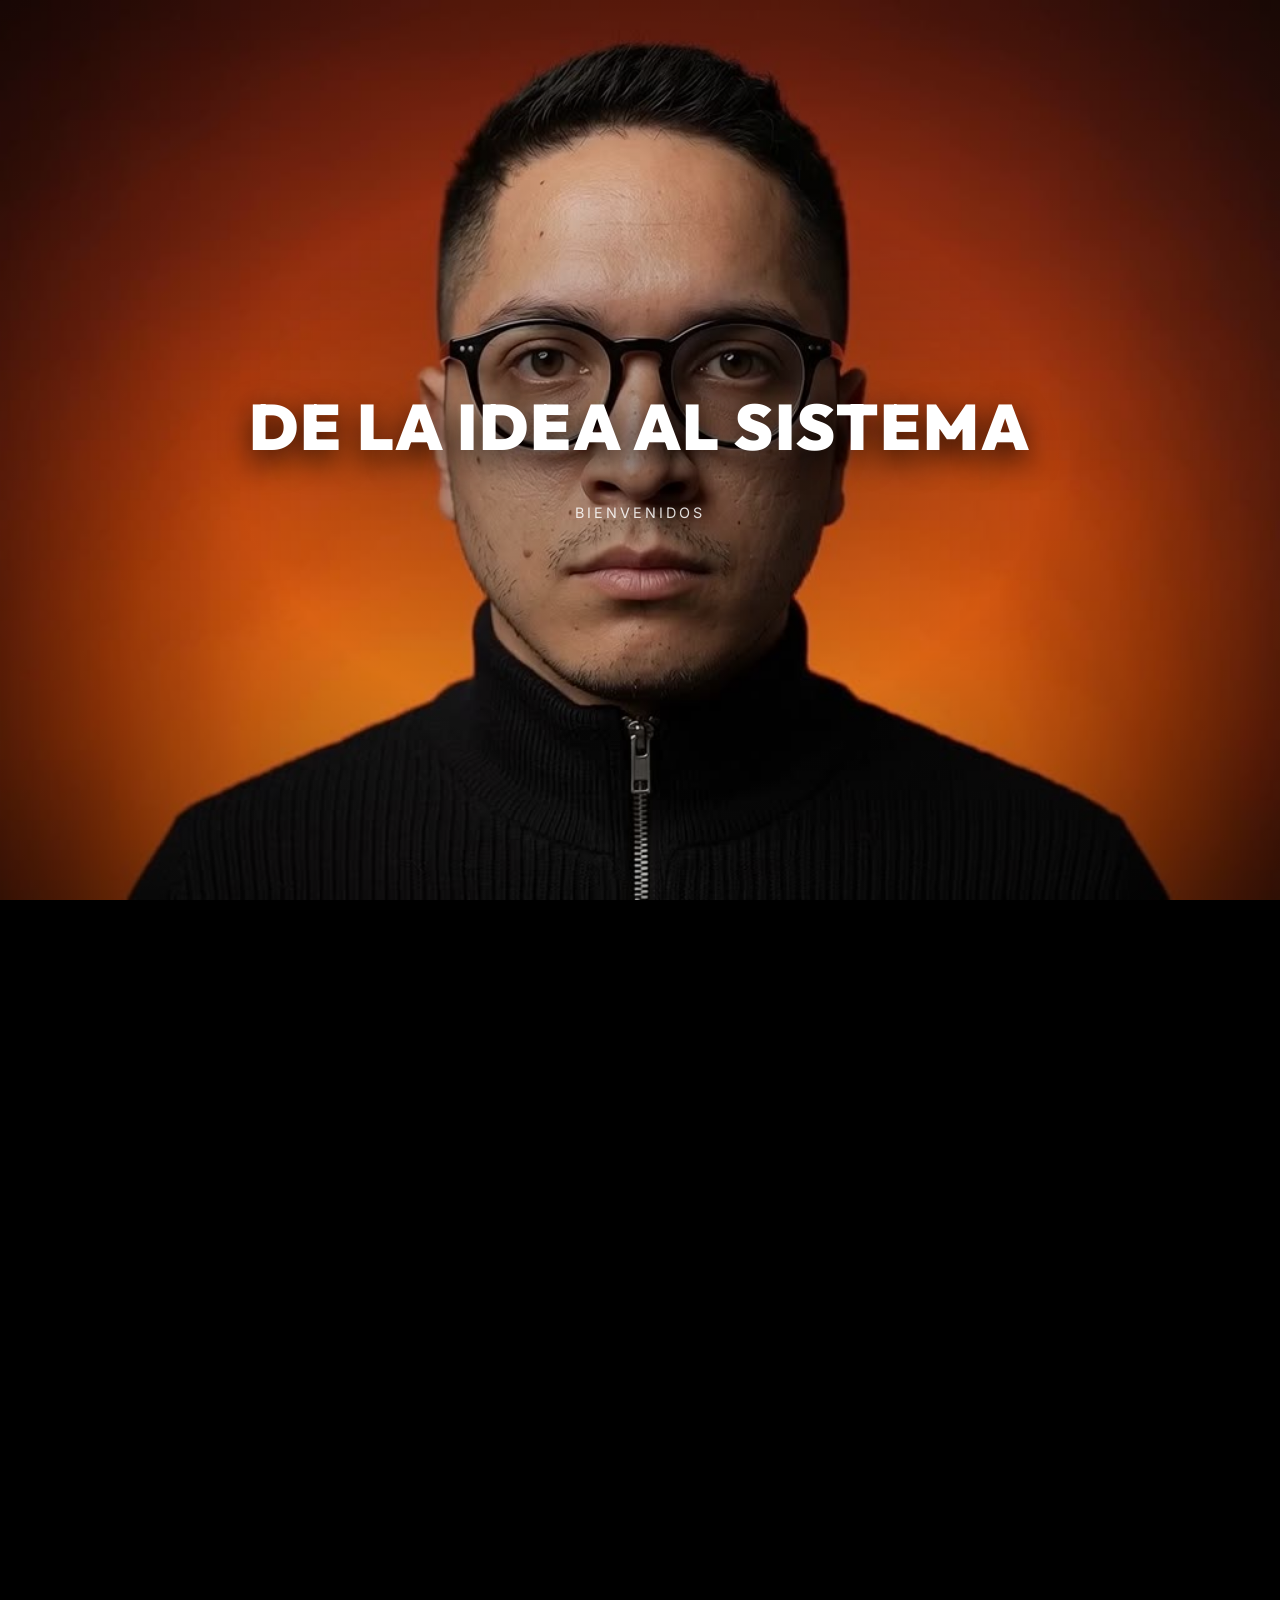
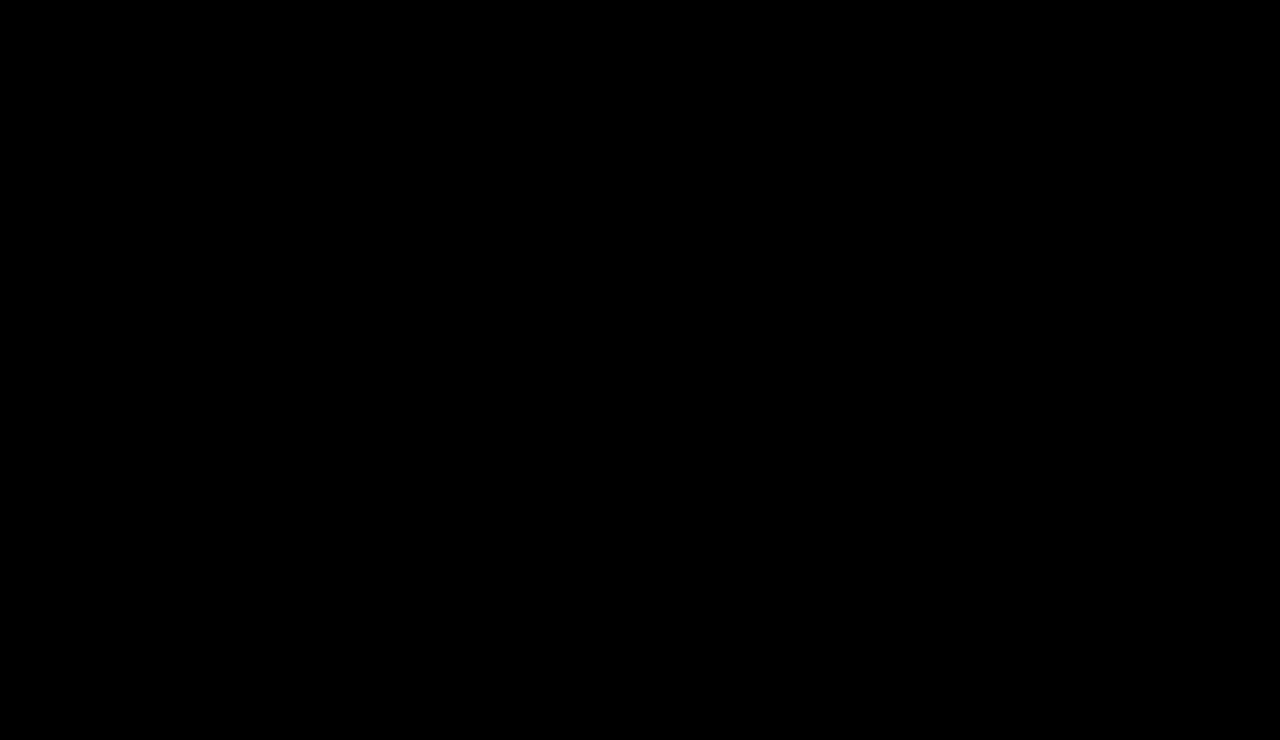
<file: index.html>
<!DOCTYPE html>
<html lang="es">

<head>
  <meta charset="UTF-8">
  <meta name="viewport" content="width=device-width, initial-scale=1.0">
  <title>Sebastian Maya — De la Idea al Sistema</title>
  <meta name="description" content="Diseñador de Marcas, Desarrollador UI/UX y Estratega Digital. Elevando el estándar visual de las marcas.">
  <link rel="preconnect" href="https://fonts.googleapis.com">
  <link rel="preconnect" href="https://fonts.gstatic.com" crossorigin>
  <link href="https://fonts.googleapis.com/css2?family=Inter:wght@300;400;500;600;700&family=Outfit:wght@400;600;700;800;900&display=swap" rel="stylesheet">
  <link rel="stylesheet" href="css/main.css">
  <link rel="stylesheet" href="css/intro.css?v=20260905-2">
  <link rel="stylesheet" href="css/branding.css">
  <link rel="stylesheet" href="css/web.css">
  <link rel="stylesheet" href="css/automations.css">
  <link rel="stylesheet" href="css/bio.css">
</head>

<body class="has-intro">

  <svg width="0" height="0" style="position:absolute">
    <filter id="liquid-glass" x="-20%" y="-20%" width="140%" height="140%">
      <feTurbulence type="fractalNoise" baseFrequency="0.012 0.025" numOctaves="2" seed="7" result="noise"/>
      <feDisplacementMap in="SourceGraphic" in2="noise" scale="28" xChannelSelector="R" yChannelSelector="G"/>
    </filter>
  </svg>

  <!-- IDENTIFICACIÓN DE PÁGINA: [INDEX_HOME_UNIFICADO] -->

  <!-- ── STAGE 1: INTRO — OJOS + "DE LA IDEA AL SISTEMA" ── -->
  <div class="intro-view">
    <div class="intro-frame active">
      <div class="intro-video-container">
        <video muted playsinline preload="none" poster="assets/video/frames/f_001.jpg" class="intro-video desktop-video" data-src="assets/video/Zoom_out_horizontal.mp4"></video>
        <video muted playsinline preload="none" poster="assets/video/frames/f_001.jpg" class="intro-video mobile-video" data-src="assets/video/Zoom_out_vertical.mp4"></video>
      </div>

      <div class="stage1-content">
        <h2 class="intro-title">De la idea al sistema</h2>
        <div class="intro-hint bounce">Bienvenidos</div>
      </div>
    </div>
  </div>

  <!-- ── STAGE 2: PARALLAX CONTROLADO POR SCROLL + REVEAL DEL HERO ── -->
  <div class="hero-scroll-wrap">
    <div class="hero-sticky">

      <!-- Secuencia de imágenes del parallax (74 frames), cambiadas según el scroll -->
      <img class="parallax-frame" src="assets/video/frames/f_001.jpg" alt="" decoding="async" fetchpriority="high">

      <!-- Último frame real del parallax como fondo fijo -->
      <div class="hero-bg-still" style="background-image: url('assets/video/parallax-last.jpg');"></div>

      <div class="hero-scrim"></div>

      <!-- "Sebastian Maya." — se desvanece con el scroll -->
      <div class="hero-name-overlay">
        <h2 class="splash-name">Sebastian Maya.</h2>
      </div>

      <!-- Contenido final: headline + descripción + métricas -->
      <div class="hero-final-content">
        <div class="container hero-grid">
          <div class="hero-text">
            <h1 class="title-large">Elevando el <span>Estándar</span><br><span>Visual</span> de las Marcas.</h1>
            <p class="text-lead">Combinando dirección de arte y experiencia de usuario para generar conversión, posicionamiento y liderazgo digital.</p>
            <div class="hero-metrics">
              <div class="metric-item">
                <h4>+12</h4>
                <p>Años de<br>Experiencia</p>
              </div>
              <div class="metric-item">
                <h4>+20</h4>
                <p>Marcas<br>Escaladas</p>
              </div>
              <div class="metric-item">
                <h4>100%</h4>
                <p>Crecimiento<br>Orgánico</p>
              </div>
            </div>
          </div>
        </div>
      </div>

    </div>
  </div>

  <!-- ── DOCK MENU GLOBAL (6 OPCIONES — GLASS EFFECT) ── -->
  <div class="morph-menu-container">
    <div class="morph-nav-cards">
      <a href="index.html?home=1" class="nav-card-item active" data-tooltip="Intro">
        <span class="icon">
          <svg viewBox="0 0 24 24" fill="none" stroke-width="1.8" stroke-linecap="round" stroke-linejoin="round"><path d="M3 11.5 12 4l9 7.5"/><path d="M5.5 10v9a1 1 0 0 0 1 1H9a1 1 0 0 0 1-1v-4a1 1 0 0 1 1-1h2a1 1 0 0 1 1 1v4a1 1 0 0 0 1 1h2.5a1 1 0 0 0 1-1v-9"/></svg>
        </span>
        <span class="label">Intro</span>
      </a>
      <a href="branding.html" class="nav-card-item" data-tooltip="Branding">
        <span class="icon">
          <svg viewBox="0 0 24 24" fill="none" stroke-width="1.8" stroke-linecap="round" stroke-linejoin="round"><rect x="3" y="4" width="18" height="16" rx="2"/><circle cx="8.5" cy="9.5" r="1.5"/><path d="m21 15-5-5-9 9"/></svg>
        </span>
        <span class="label">Branding</span>
      </a>
      <a href="redes.html" class="nav-card-item" data-tooltip="Redes">
        <span class="icon">
          <span class="icon-glyph">@</span>
        </span>
        <span class="label">Redes</span>
      </a>
      <a href="web.html" class="nav-card-item" data-tooltip="Webs">
        <span class="icon">
          <svg viewBox="0 0 24 24" fill="none" stroke-width="1.8" stroke-linecap="round" stroke-linejoin="round"><circle cx="12" cy="12" r="9"/><path d="M3 12h18M12 3a14 14 0 0 1 0 18 14 14 0 0 1 0-18Z"/></svg>
        </span>
        <span class="label">Webs</span>
      </a>
      <a href="automatizaciones.html" class="nav-card-item" data-tooltip="Automatizaciones">
        <span class="icon">
          <span class="icon-glyph">&lt;/&gt;</span>
        </span>
        <span class="label">Automatizaciones</span>
      </a>
      <a href="bio.html" class="nav-card-item" data-tooltip="CV / Ficha">
        <span class="icon">
          <svg viewBox="0 0 24 24" fill="none" stroke-width="1.8" stroke-linecap="round" stroke-linejoin="round"><circle cx="12" cy="4.5" r="1.8"/><path d="M4 8.5 12 10l8-1.5M12 10v4M8 20l4-6 4 6M9 12l-2 3M15 12l2 3"/></svg>
        </span>
        <span class="label">CV / Ficha</span>
      </a>
    </div>
  </div>

  <!-- Ambient glow background -->
  <div class="glow-bg">
    <div class="glow-1"></div>
    <div class="glow-2"></div>
  </div>

  <!-- JS Scripts -->
  <script src="js/main.js"></script>
  <script src="js/intro.js?v=20260905-3"></script>
</body>

</html>
</file>
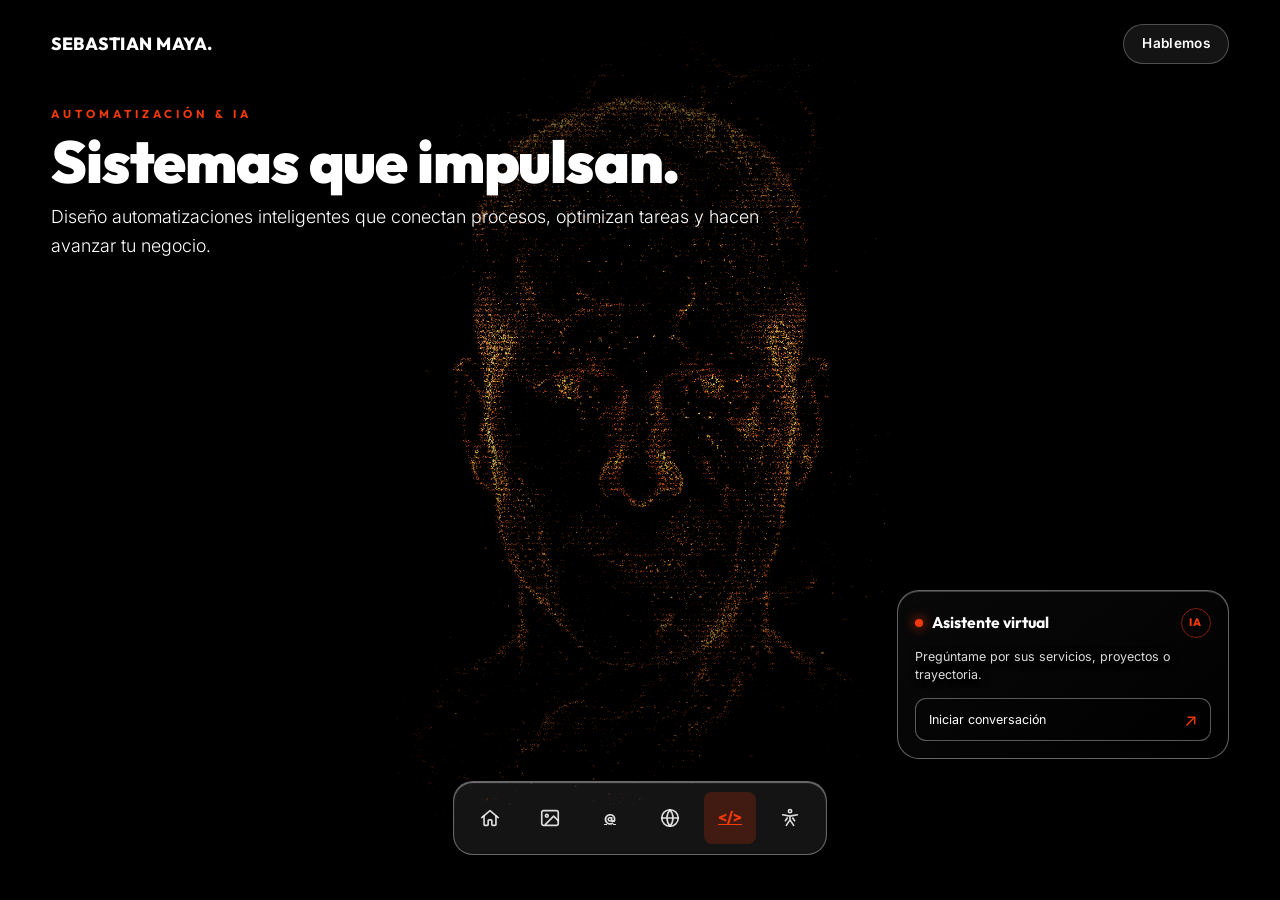
<file: automatizaciones.html>
<!DOCTYPE html>
<html lang="es">

<head>
  <meta charset="UTF-8">
  <meta name="viewport" content="width=device-width, initial-scale=1.0">
  <title>Sebastian Maya — Automatizaciones</title>
  <meta name="description" content="Automatizaciones complejas e integraciones de flujos de marketing y CRM de Sebastián Maya.">
  <link rel="preconnect" href="https://fonts.googleapis.com">
  <link rel="preconnect" href="https://fonts.gstatic.com" crossorigin>
  <link href="https://fonts.googleapis.com/css2?family=Inter:wght@300;400;500;600;700&family=Outfit:wght@400;600;700;800;900&display=swap" rel="stylesheet">
  <link rel="stylesheet" href="css/main.css">
  <link rel="stylesheet" href="css/intro.css">
  <link rel="stylesheet" href="css/branding.css">
  <link rel="stylesheet" href="css/web.css">
  <link rel="stylesheet" href="css/automations.css?v=20260905-4">
  <link rel="stylesheet" href="css/bio.css">
</head>

<body class="ready page-automatizaciones">

  <svg width="0" height="0" style="position:absolute">
    <filter id="liquid-glass" x="-20%" y="-20%" width="140%" height="140%">
      <feTurbulence type="fractalNoise" baseFrequency="0.012 0.025" numOctaves="2" seed="7" result="noise"/>
      <feDisplacementMap in="SourceGraphic" in2="noise" scale="28" xChannelSelector="R" yChannelSelector="G"/>
    </filter>
  </svg>


  <!-- IDENTIFICACIÓN DE PÁGINA: [AUTOMATIZACIONES_FLUJOS] -->

  <!-- ── NAV BAR ── -->
  <nav>
    <div class="container nav-inner">
      <a href="index.html" class="nav-logo">SEBASTIAN MAYA.</a>
      <a href="https://wa.me/573053818154" class="nav-cta" target="_blank">Hablemos</a>
    </div>
  </nav>

  <!-- ── AUTOMATION FLOW VISUALIZER SECTION ── -->
  <section id="portfolio" class="page-hero-section automation-hero-section">
    <!-- El lienzo crea el rostro con las partículas de la imagen de referencia. -->
    <div class="automation-video-background" aria-hidden="true">
      <canvas id="automation-particles" class="automation-particles"></canvas>
    </div>

    <div class="container automation-hero-content">
      <div class="section-header">
        <span class="tagline">Automatización & IA</span>
        <h2 class="title-section">Sistemas que impulsan.</h2>
        <p class="text-lead">Diseño automatizaciones inteligentes que conectan procesos, optimizan tareas y hacen avanzar tu negocio.</p>
      </div>

      <!-- El chat queda al final de la composición, por encima del dock global. -->
      <section id="particle-bot-section" class="particle-bot-section">
        <div class="automation-chat-card" id="automation-chat" aria-label="Asistente virtual de Sebastián Maya">
          <div class="automation-chat-heading">
            <div><span class="automation-chat-status"></span><h3>Asistente virtual</h3></div>
            <span class="automation-chat-orbit">IA</span>
          </div>
          <p class="automation-chat-intro">Pregúntame por sus servicios, proyectos o trayectoria.</p>
          <button id="open-dialogflow" class="automation-chat-action" type="button">Iniciar conversación <span aria-hidden="true">↗</span></button>

          <div class="automation-chat-conversation" aria-live="polite" aria-label="Conversación con el asistente">
            <div class="automation-chat-messages" id="automation-chat-messages">
              <article class="automation-message automation-message--bot">Hola, soy el asistente de Sebastián. ¿Qué te gustaría saber?</article>
            </div>
            <div class="automation-chat-suggestions" aria-label="Preguntas sugeridas">
              <button type="button">¿Qué hace Sebastián?</button>
              <button type="button">¿Qué automatizaciones crea?</button>
            </div>
            <form class="automation-chat-form" id="automation-chat-form">
              <label class="sr-only" for="automation-chat-input">Escribe tu pregunta</label>
              <input id="automation-chat-input" type="text" autocomplete="off" placeholder="Escribe tu pregunta…" />
              <button type="submit" aria-label="Enviar pregunta"><span aria-hidden="true">↗</span></button>
            </form>
          </div>
        </div>
      </section>
    </div>
  </section>

  <!-- ── GLOBAL DOCK MENU (6 OPTIONS - GLASS EFFECT) ── -->
  <div class="morph-menu-container">
    <div class="morph-nav-cards">
      <a href="index.html?home=1" class="nav-card-item" data-tooltip="Intro">
        <span class="icon"><svg viewBox="0 0 24 24" fill="none" stroke-width="1.8" stroke-linecap="round" stroke-linejoin="round"><path d="M3 11.5 12 4l9 7.5"/><path d="M5.5 10v9a1 1 0 0 0 1 1H9a1 1 0 0 0 1-1v-4a1 1 0 0 1 1-1h2a1 1 0 0 1 1 1v4a1 1 0 0 0 1 1h2.5a1 1 0 0 0 1-1v-9"/></svg></span>
        <span class="label">Intro</span>
      </a>
      <a href="branding.html" class="nav-card-item" data-tooltip="Branding">
        <span class="icon"><svg viewBox="0 0 24 24" fill="none" stroke-width="1.8" stroke-linecap="round" stroke-linejoin="round"><rect x="3" y="4" width="18" height="16" rx="2"/><circle cx="8.5" cy="9.5" r="1.5"/><path d="m21 15-5-5-9 9"/></svg></span>
        <span class="label">Branding</span>
      </a>
      <a href="redes.html" class="nav-card-item" data-tooltip="Redes">
        <span class="icon"><span class="icon-glyph">@</span></span>
        <span class="label">Redes</span>
      </a>
      <a href="web.html" class="nav-card-item" data-tooltip="Webs">
        <span class="icon"><svg viewBox="0 0 24 24" fill="none" stroke-width="1.8" stroke-linecap="round" stroke-linejoin="round"><circle cx="12" cy="12" r="9"/><path d="M3 12h18M12 3a14 14 0 0 1 0 18 14 14 0 0 1 0-18Z"/></svg></span>
        <span class="label">Webs</span>
      </a>
      <a href="automatizaciones.html" class="nav-card-item active" data-tooltip="Automatizaciones">
        <span class="icon"><span class="icon-glyph">&lt;/&gt;</span></span>
        <span class="label">Automatizaciones</span>
      </a>
      <a href="bio.html" class="nav-card-item" data-tooltip="CV / Ficha">
        <span class="icon"><svg viewBox="0 0 24 24" fill="none" stroke-width="1.8" stroke-linecap="round" stroke-linejoin="round"><circle cx="12" cy="4.5" r="1.8"/><path d="M4 8.5 12 10l8-1.5M12 10v4M8 20l4-6 4 6M9 12l-2 3M15 12l2 3"/></svg></span>
        <span class="label">CV / Ficha</span>
      </a>
    </div>
  </div>

  <!-- Ambient glows -->
  <div class="glow-bg">
    <div class="glow-1"></div>
    <div class="glow-2"></div>
  </div>

  <!-- JS Scripts -->
  <script src="js/main.js"></script>
  <script src="js/intro.js"></script>
  <script src="js/bot-knowledge.js"></script>
  <script src="js/bot-search.js"></script>
  <script src="js/automations-bot.js?v=20260905-2"></script>
</body>

</html>
</file>
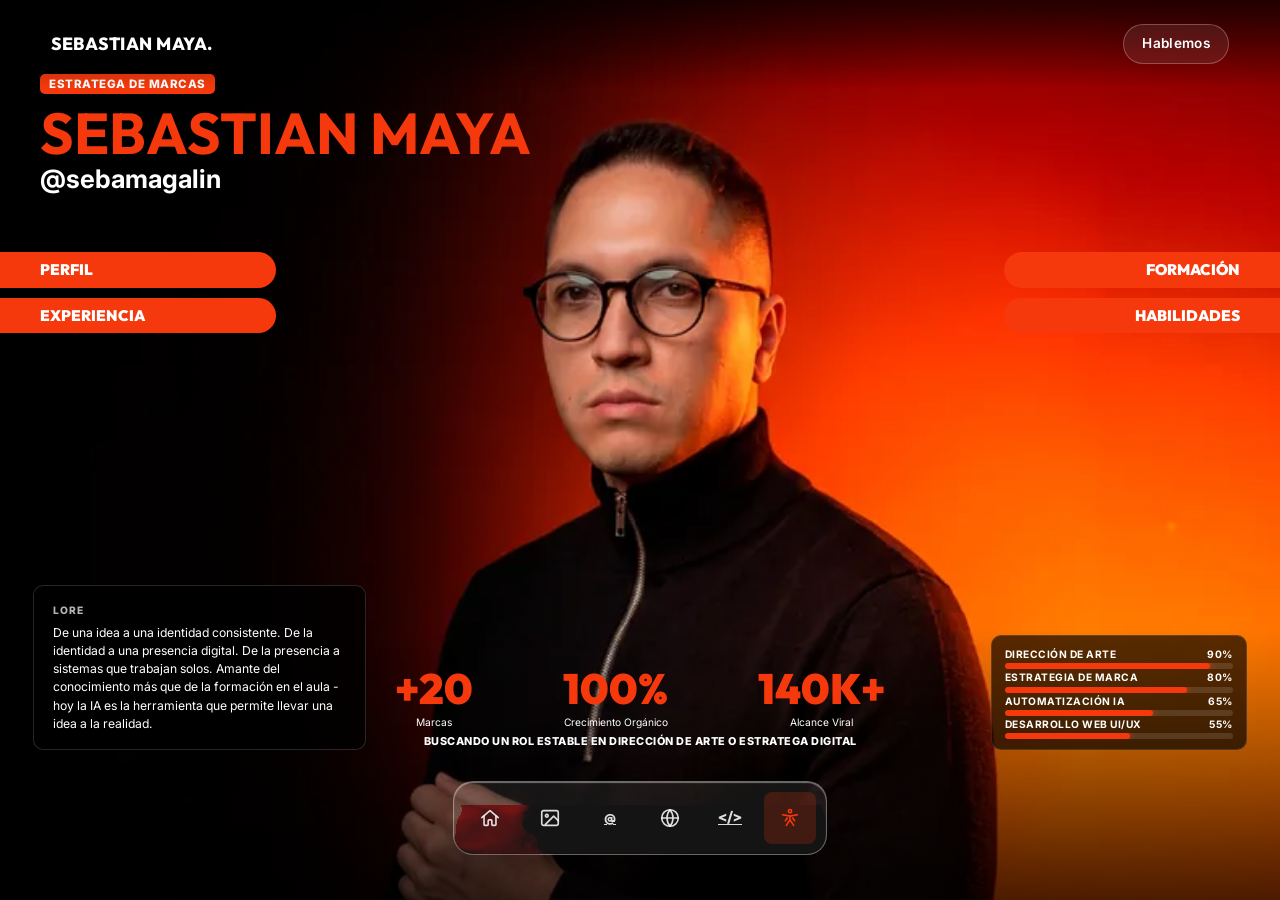
<file: bio.html>
<!DOCTYPE html>
<html lang="es">

<head>
  <meta charset="UTF-8">
  <meta name="viewport" content="width=device-width, initial-scale=1.0">
  <title>Sebastian Maya — Biografía</title>
  <meta name="description" content="Biografía y CV interactivo de Sebastian Maya en formato RPG Dashboard.">
  <link rel="preconnect" href="https://fonts.googleapis.com">
  <link rel="preconnect" href="https://fonts.gstatic.com" crossorigin>
  <link href="https://fonts.googleapis.com/css2?family=Inter:wght@300;400;500;600;700&family=Outfit:wght@400;600;700;800;900&display=swap" rel="stylesheet">
  <link rel="stylesheet" href="css/main.css">
  <link rel="stylesheet" href="css/intro.css">
  <link rel="stylesheet" href="css/branding.css">
  <link rel="stylesheet" href="css/web.css">
  <link rel="stylesheet" href="css/automations.css">
  <link rel="stylesheet" href="css/bio.css?v=20260906-5">
</head>

<body class="ready page-bio">

  <svg width="0" height="0" style="position:absolute">
    <filter id="liquid-glass" x="-20%" y="-20%" width="140%" height="140%">
      <feTurbulence type="fractalNoise" baseFrequency="0.012 0.025" numOctaves="2" seed="7" result="noise"/>
      <feDisplacementMap in="SourceGraphic" in2="noise" scale="28" xChannelSelector="R" yChannelSelector="G"/>
    </filter>
  </svg>


  <!-- IDENTIFICACIÓN DE PÁGINA: [BIOGRAFIA_RPG] -->

  <!-- ── NAV BAR ── -->
  <nav>
    <div class="container nav-inner">
      <a href="index.html" class="nav-logo">SEBASTIAN MAYA.</a>
      <a href="https://wa.me/573053818154" class="nav-cta" target="_blank">Hablemos</a>
    </div>
  </nav>

  <!-- ── 6. GAMIFIED BIOGRAPHY / RPG DASHBOARD ── -->
  <section id="bio" class="bio-fullpage">
        <div class="bio-stage" id="bioStage">
          <picture>
            <source media="(max-width: 768px)" srcset="assets/bio/bio-mobile-1.webp">
            <img class="bio-bg-img base" src="assets/bio/bio-desktop-1.webp" alt="Sebastian Maya" fetchpriority="high" decoding="async">
          </picture>
          <picture>
            <source media="(max-width: 768px)" srcset="assets/bio/bio-mobile-2.webp">
            <img class="bio-bg-img reveal" src="assets/bio/bio-desktop-2.webp" alt="" decoding="async">
          </picture>
          <div class="bio-scrim"></div>
          <div class="bio-lens" id="bioLens"></div>

          <div class="bio-header">
            <span class="bio-badge">Estratega de marcas</span>
            <h3 class="bio-name">Sebastian Maya</h3>
            <span class="bio-handle">@sebamagalin</span>
          </div>

          <div class="bio-menu bio-menu-left">
            <button class="bio-menu-btn" data-panel="perfil">Perfil</button>
            <button class="bio-menu-btn" data-panel="experiencia">Experiencia</button>
          </div>

          <div class="bio-menu bio-menu-right">
            <button class="bio-menu-btn" data-panel="formacion">Formación</button>
            <button class="bio-menu-btn" data-panel="habilidades">Habilidades</button>
          </div>

          <div class="bio-lore">
            <span class="bio-lore-label">Lore</span>
            <p>De una idea a una identidad consistente. De la identidad a una presencia digital. De la presencia a sistemas que trabajan solos. Amante del conocimiento más que de la formación en el aula - hoy la IA es la herramienta que permite llevar una idea a la realidad.</p>
          </div>

          <div class="bio-stats">
            <div class="stat-row"><div class="stat-info"><span>Dirección de Arte</span><span>90%</span></div><div class="stat-bar-bg"><div class="stat-bar-fill" data-level="90%"></div></div></div>
            <div class="stat-row"><div class="stat-info"><span>Estrategia de Marca</span><span>80%</span></div><div class="stat-bar-bg"><div class="stat-bar-fill" data-level="80%"></div></div></div>
            <div class="stat-row"><div class="stat-info"><span>Automatización IA</span><span>65%</span></div><div class="stat-bar-bg"><div class="stat-bar-fill" data-level="65%"></div></div></div>
            <div class="stat-row"><div class="stat-info"><span>Desarrollo Web UI/UX</span><span>55%</span></div><div class="stat-bar-bg"><div class="stat-bar-fill" data-level="55%"></div></div></div>
          </div>

          <div class="bio-metrics">
            <div class="metric"><span class="metric-num" data-count="20" data-prefix="+">+0</span><span class="metric-label">Marcas</span></div>
            <div class="metric"><span class="metric-num" data-count="100" data-suffix="%">0%</span><span class="metric-label">Crecimiento Orgánico</span></div>
            <div class="metric"><span class="metric-num" data-count="140" data-suffix="K+">0K+</span><span class="metric-label">Alcance Viral</span></div>
          </div>
          <p class="bio-tagline">Buscando un rol estable en Dirección de Arte o Estratega Digital</p>

          <div class="bio-panel bio-panel-left panel-compact" id="panel-perfil">
            <div class="mini-grid">
              <div class="mini-stat"><span class="mini-label">Edad</span><span class="mini-val">33</span></div>
              <div class="mini-stat"><span class="mini-label">Modelo</span><span class="mini-val">1993</span></div>
              <div class="mini-stat"><span class="mini-label">Altura</span><span class="mini-val">170cm</span></div>
              <div class="mini-stat"><span class="mini-label">Estado</span><span class="mini-val">Comprometido</span></div>
            </div>
          </div>

          <div class="bio-panel bio-panel-left" id="panel-experiencia">
            <div class="job-grid scroll-x">
              <div class="job-card">
                <h4>Smartketing Growth</h4>
                <div class="job-meta">Cali, Colombia · Septiembre 2022 - Junio2026</div>
                <p>Liderazgo estratégico en branding y dirección de arte para +20 marcas escaladas en Colombia, España y EE.UU. Gestión de cuentas con 100% de crecimiento orgánico. Automatización de contenido con N8N e integración de APIs.</p>
              </div>
              <div class="job-card">
                <h4>Bodegas Ilusión</h4>
                <div class="job-meta">Cali, Colombia · Septiembre 2023 - Mayo 2024</div>
                <p>Diseño y creación de contenido para redes sociales, diagramación y cambios regulares en páginas web para Colombia y EE.UU.</p>
              </div>
              <div class="job-card">
                <h4>Motivo Comunicación</h4>
                <div class="job-meta">Cali, Colombia · Abril 2023 - Septiembre 2023</div>
                <p>Creación de branding, reestructuración de marcas y manuales corporativos. Diseño de contenido y páginas web para Colombia, Venezuela, Panamá y Costa Rica.</p>
              </div>
              <div class="job-card">
                <h4>Marketic Agency</h4>
                <div class="job-meta">Cali, Colombia · Mayo 2022 - Abril 2023</div>
                <p>Creación de branding y parrilla de contenido mensual para diversas marcas en colombia y estados unidos.</p>
              </div>
              <div class="job-card">
                <h4>El Rincon de Javier</h4>
                <div class="job-meta">Cali, Colombia · Marzo 2020 - Mayo 2022</div>
                <p>Creación de contenido de marcas, digitalización del servicio y atención al cliente.</p>
              </div>
              <div class="job-card">
                <h4>Innovando Publicidad</h4>
                <div class="job-meta">Cali, Colombia · Septiembre 2018 - Enero 2020</div>
                <p>Creación de material POP papeleria corporativa y material de difusión y promoción para diversas marcas nacionales.</p>
              </div>
            </div>
          </div>

          <div class="bio-panel bio-panel-right" id="panel-formacion">
            <div class="edu-grid scroll-x">
              <button class="edu-card" type="button" data-desc="Formación técnica en fundamentos de diseño: composición, color, tipografía y diagramación aplicados a piezas gráficas para medios impresos y digitales."><h4>FADP · 2017</h4><span>Técnico Profesional en Diseño Gráfico</span></button>
              <button class="edu-card" type="button" data-desc="Diplomado enfocado en técnicas de fotografía (composición, iluminación, manejo de cámara) y retoque digital para uso profesional en marca personal y proyectos creativos."><h4>FADP · 2017</h4><span>Fotografía y Retoque Digital</span></button>
              <button class="edu-card" type="button" data-desc="Programa introductorio en inteligencia artificial: conceptos fundamentales, herramientas de IA generativa y su aplicación práctica en flujos de trabajo creativos y empresariales."><h4>Talento Tech · 2025</h4><span>IA Nivel Básico</span></button>
              <button class="edu-card" type="button" data-desc="Continuación del nivel básico, profundizando en machine learning, automatización con IA, prompt engineering y construcción de flujos de trabajo más avanzados para producción de contenido y sistemas empresariales."><h4>Talento Tech · 2026</h4><span>IA Nivel Intermedio</span></button>
            </div>
            <div class="inline-desc-box" id="edu-desc-box"></div>
          </div>

          <div class="bio-panel bio-panel-right" id="panel-habilidades">
            <div class="tool-grid scroll-x">
              <button class="tool-chip" type="button" data-desc="Retoque y composición de imágenes."><img class="skill-logo" src="assets/skills/photoshop.webp" alt="Photoshop"><p class="card-desc">Retoque y composición de imágenes.</p></button>
              <button class="tool-chip" type="button" data-desc="Creación vectorial de logos e íconos."><img class="skill-logo" src="assets/skills/illustrator.webp" alt="Illustrator"><p class="card-desc">Creación vectorial de logos e íconos.</p></button>
              <button class="tool-chip" type="button" data-desc="Edición de video para redes y campañas."><img class="skill-logo" src="assets/skills/premiere.webp" alt="Premiere"><p class="card-desc">Edición de video para redes y campañas.</p></button>
              <button class="tool-chip" type="button" data-desc="Animación y motion graphics para contenido audiovisual."><img class="skill-logo" src="assets/skills/aftereffects.webp" alt="After Effects"><p class="card-desc">Animación y motion graphics para contenido audiovisual.</p></button>
              <button class="tool-chip" type="button" data-desc="Diseño de interfaces y prototipado."><img class="skill-logo" src="assets/skills/figma.webp" alt="Figma"><p class="card-desc">Diseño de interfaces y prototipado.</p></button>
              <button class="tool-chip" type="button" data-desc="Diseño rápido de piezas para redes."><img class="skill-logo" src="assets/skills/canva.webp" alt="Canva"><p class="card-desc">Diseño rápido de piezas para redes.</p></button>
              <button class="tool-chip" type="button" data-desc="Edición ágil de video para contenido corto."><img class="skill-logo" src="assets/skills/capcut.webp" alt="CapCut"><p class="card-desc">Edición ágil de video para contenido corto.</p></button>
              <button class="tool-chip" type="button" data-desc="Gestión y análisis de campañas publicitarias."><img class="skill-logo" src="assets/skills/meta.webp" alt="Meta"><p class="card-desc">Gestión y análisis de campañas publicitarias.</p></button>
              <button class="tool-chip" type="button" data-desc="Apoyo de IA en investigación y contenido."><img class="skill-logo" src="assets/skills/gemini.webp" alt="Gemini"><p class="card-desc">Apoyo de IA en investigación y contenido.</p></button>
              <button class="tool-chip" type="button" data-desc="Asistente de IA para redacción, ideación y research rápido."><img class="skill-logo" src="assets/skills/chatgpt.webp" alt="ChatGPT"><p class="card-desc">Asistente de IA para redacción, ideación y research rápido.</p></button>
              <button class="tool-chip" type="button" data-desc="Suite creativa para diseño y edición."><img class="skill-logo" src="assets/skills/adobe.webp" alt="Adobe"><p class="card-desc">Suite creativa para diseño y edición.</p></button>
              <button class="tool-chip" type="button" data-desc="IA para razonamiento profundo, código y automatización de flujos de trabajo."><img class="skill-logo" src="assets/skills/claude.webp" alt="Claude"><p class="card-desc">IA para razonamiento profundo, código y automatización de flujos de trabajo.</p></button>
              <button class="tool-chip" type="button" data-desc="Automatización de flujos de trabajo y conexión de APIs entre plataformas."><img class="skill-logo" src="assets/skills/n8n.webp" alt="n8n"><p class="card-desc">Automatización de flujos de trabajo y conexión de APIs entre plataformas.</p></button>
            </div>
          </div>
        </div>
  </section>

  <!-- ── GLOBAL DOCK MENU (6 OPTIONS - GLASS EFFECT) ── -->
  <div class="morph-menu-container">
    <div class="morph-nav-cards">
      <a href="index.html?home=1" class="nav-card-item" data-tooltip="Intro">
        <span class="icon"><svg viewBox="0 0 24 24" fill="none" stroke-width="1.8" stroke-linecap="round" stroke-linejoin="round"><path d="M3 11.5 12 4l9 7.5"/><path d="M5.5 10v9a1 1 0 0 0 1 1H9a1 1 0 0 0 1-1v-4a1 1 0 0 1 1-1h2a1 1 0 0 1 1 1v4a1 1 0 0 0 1 1h2.5a1 1 0 0 0 1-1v-9"/></svg></span>
        <span class="label">Intro</span>
      </a>
      <a href="branding.html" class="nav-card-item" data-tooltip="Branding">
        <span class="icon"><svg viewBox="0 0 24 24" fill="none" stroke-width="1.8" stroke-linecap="round" stroke-linejoin="round"><rect x="3" y="4" width="18" height="16" rx="2"/><circle cx="8.5" cy="9.5" r="1.5"/><path d="m21 15-5-5-9 9"/></svg></span>
        <span class="label">Branding</span>
      </a>
      <a href="redes.html" class="nav-card-item" data-tooltip="Redes">
        <span class="icon"><span class="icon-glyph">@</span></span>
        <span class="label">Redes</span>
      </a>
      <a href="web.html" class="nav-card-item" data-tooltip="Webs">
        <span class="icon"><svg viewBox="0 0 24 24" fill="none" stroke-width="1.8" stroke-linecap="round" stroke-linejoin="round"><circle cx="12" cy="12" r="9"/><path d="M3 12h18M12 3a14 14 0 0 1 0 18 14 14 0 0 1 0-18Z"/></svg></span>
        <span class="label">Webs</span>
      </a>
      <a href="automatizaciones.html" class="nav-card-item" data-tooltip="Automatizaciones">
        <span class="icon"><span class="icon-glyph">&lt;/&gt;</span></span>
        <span class="label">Automatizaciones</span>
      </a>
      <a href="bio.html" class="nav-card-item active" data-tooltip="CV / Ficha">
        <span class="icon"><svg viewBox="0 0 24 24" fill="none" stroke-width="1.8" stroke-linecap="round" stroke-linejoin="round"><circle cx="12" cy="4.5" r="1.8"/><path d="M4 8.5 12 10l8-1.5M12 10v4M8 20l4-6 4 6M9 12l-2 3M15 12l2 3"/></svg></span>
        <span class="label">CV / Ficha</span>
      </a>
    </div>
  </div>

  <!-- Ambient glows -->
  <div class="glow-bg">
    <div class="glow-1"></div>
    <div class="glow-2"></div>
  </div>

  <!-- JS Scripts -->
  <script src="js/main.js"></script>
  <script src="js/intro.js"></script>
  <script src="js/bio.js?v=20260906-1"></script>
</body>

</html>
</file>
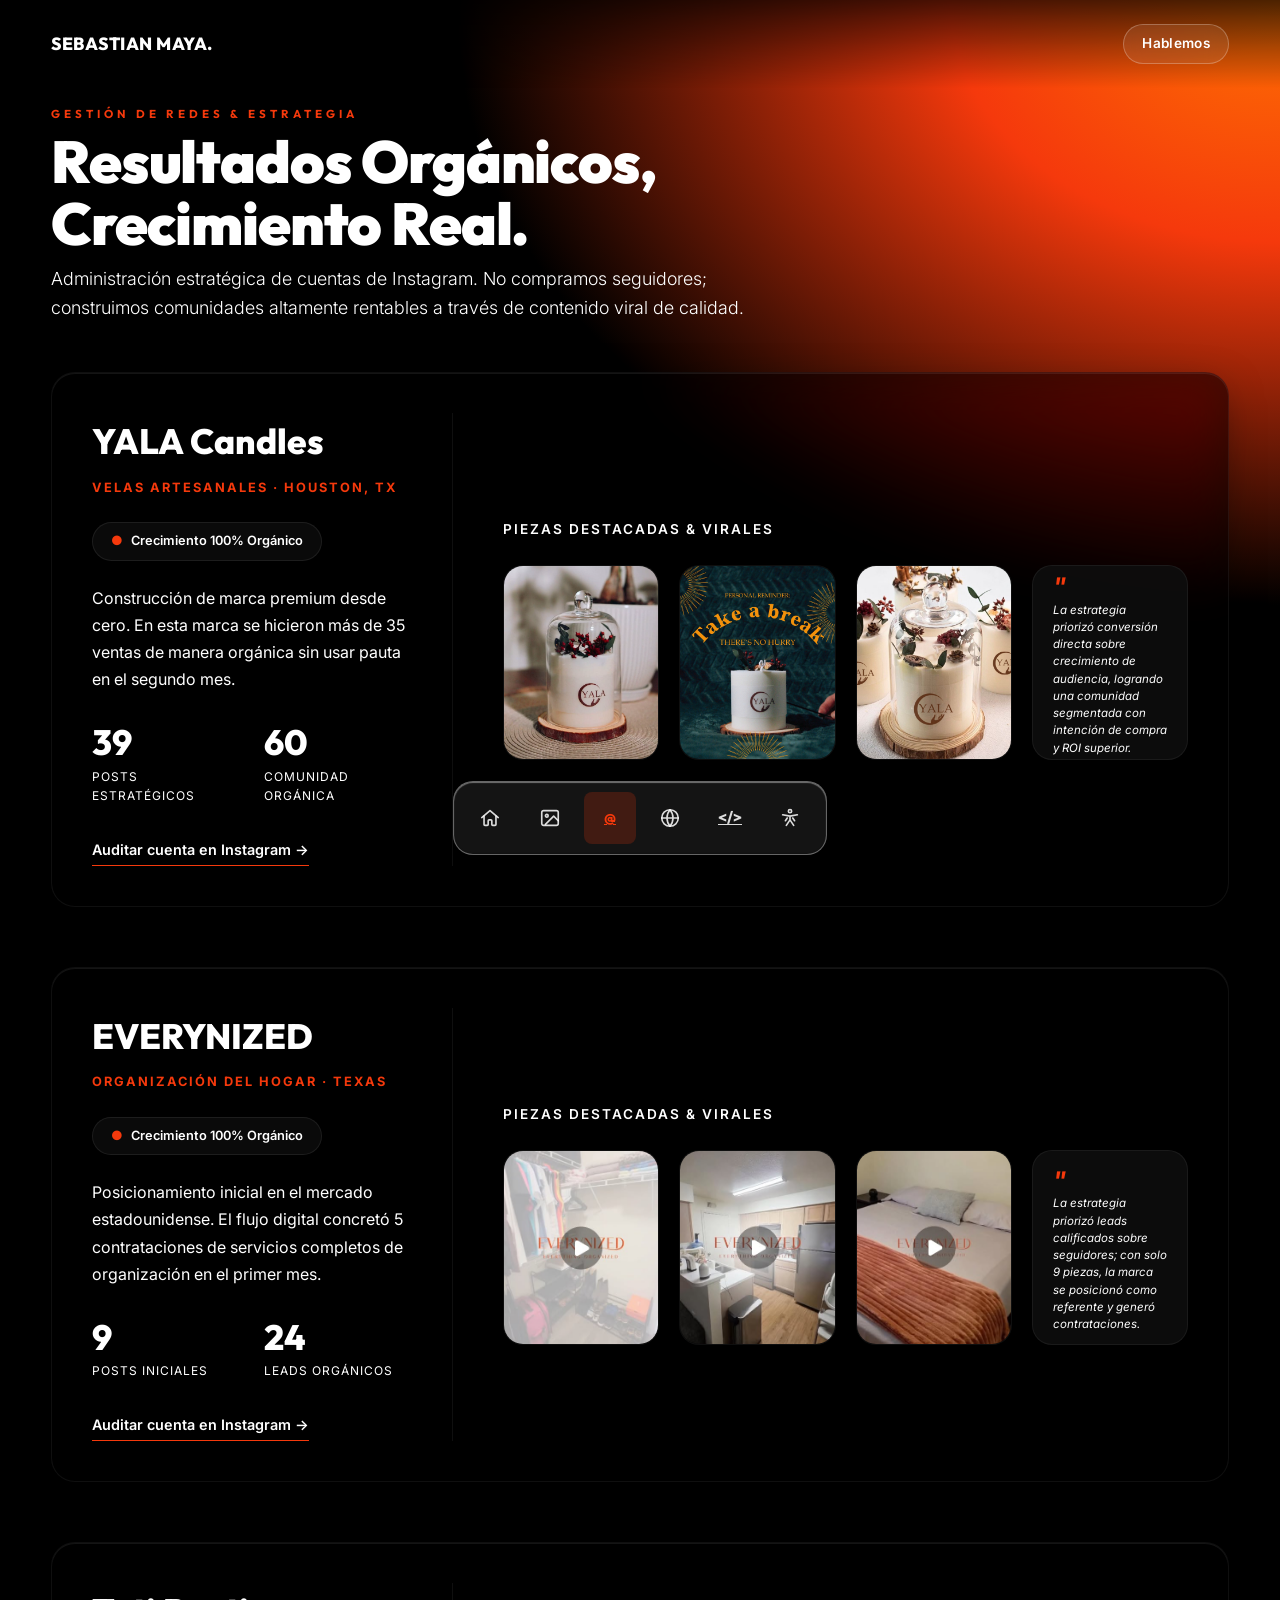
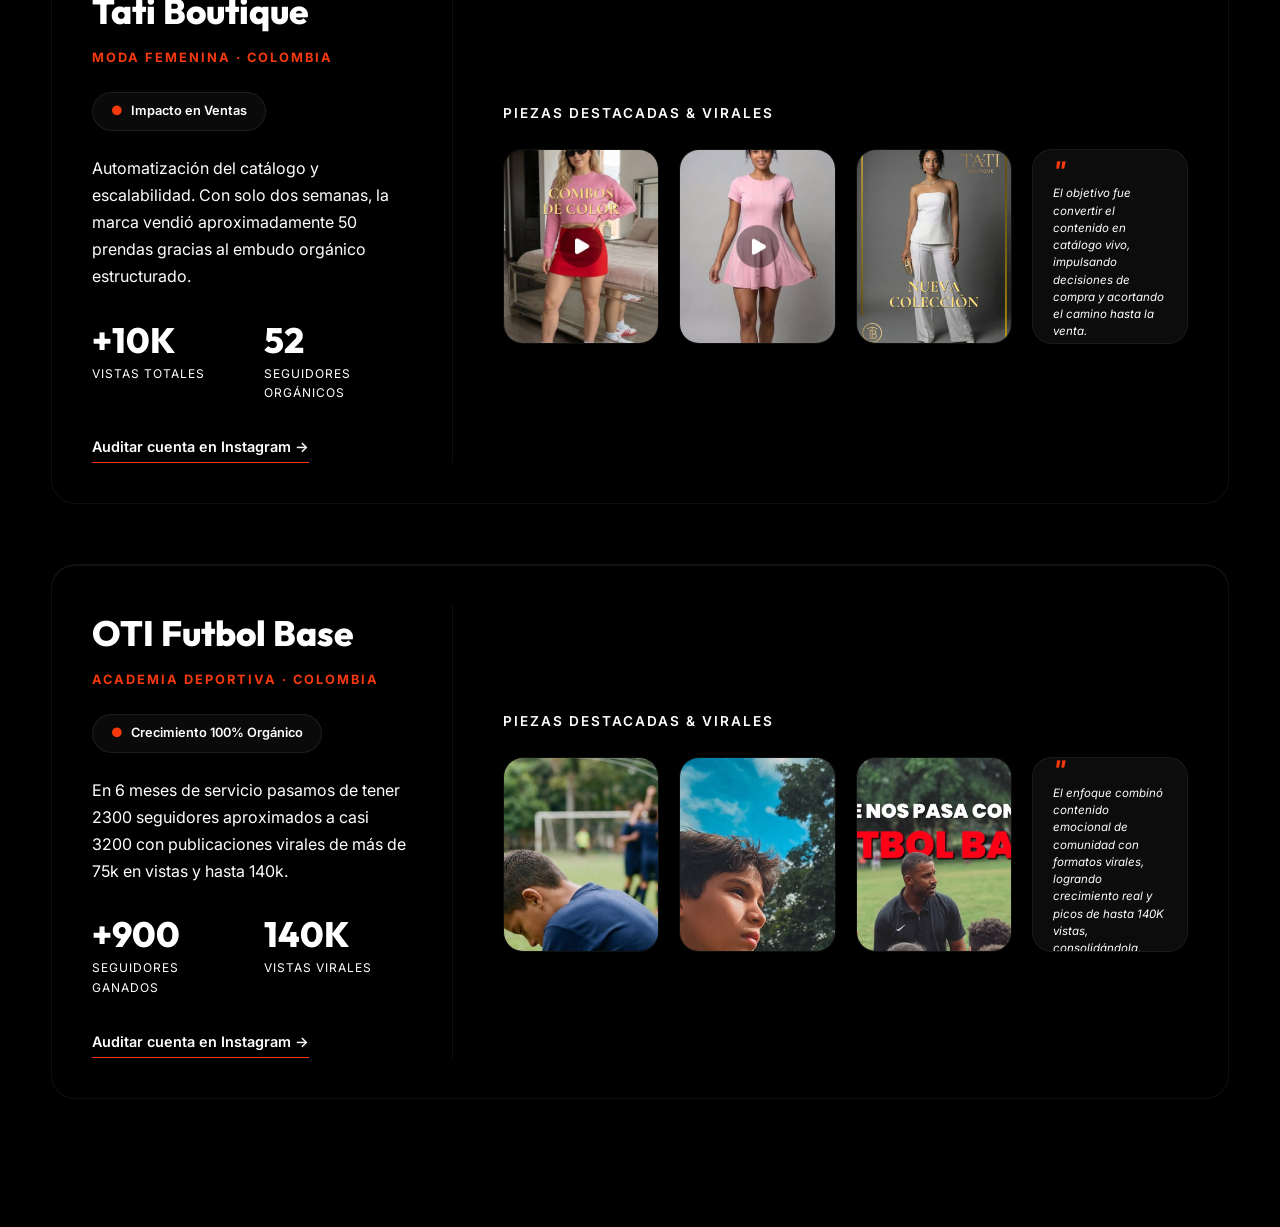
<file: redes.html>
<!DOCTYPE html>
<html lang="es">

<head>
  <meta charset="UTF-8">
  <meta name="viewport" content="width=device-width, initial-scale=1.0">
  <title>Sebastian Maya — Redes Sociales</title>
  <meta name="description" content="Gestión de redes y automatización, resultados orgánicos y flujos inteligentes.">
  <link rel="preconnect" href="https://fonts.googleapis.com">
  <link rel="preconnect" href="https://fonts.gstatic.com" crossorigin>
  <link href="https://fonts.googleapis.com/css2?family=Inter:wght@300;400;500;600;700&family=Outfit:wght@400;600;700;800;900&display=swap" rel="stylesheet">
  <link rel="stylesheet" href="css/main.css">
  <link rel="stylesheet" href="css/intro.css">
  <link rel="stylesheet" href="css/branding.css">
  <link rel="stylesheet" href="css/web.css">
  <link rel="stylesheet" href="css/automations.css">
  <link rel="stylesheet" href="css/bio.css">
</head>

<body class="ready page-redes">

  <svg width="0" height="0" style="position:absolute">
    <filter id="liquid-glass" x="-20%" y="-20%" width="140%" height="140%">
      <feTurbulence type="fractalNoise" baseFrequency="0.012 0.025" numOctaves="2" seed="7" result="noise"/>
      <feDisplacementMap in="SourceGraphic" in2="noise" scale="28" xChannelSelector="R" yChannelSelector="G"/>
    </filter>
  </svg>


  <!-- IDENTIFICACIÓN DE PÁGINA: [REDES_INSTAGRAM] -->

  <!-- ── NAV BAR ── -->
  <nav>
    <div class="container nav-inner">
      <a href="index.html" class="nav-logo">SEBASTIAN MAYA.</a>
      <a href="https://wa.me/573053818154" class="nav-cta" target="_blank">Hablemos</a>
    </div>
  </nav>

  <!-- ── REDES SOCIALES SHOWCASE ── -->
  <section id="portfolio" class="page-hero-section">
    <div class="container">
      <div class="section-header">
        <span class="tagline">Gestión de Redes & Estrategia</span>
        <h2 class="title-section">Resultados Orgánicos, <br>Crecimiento Real.</h2>
        <p class="text-lead">Administración estratégica de cuentas de Instagram. No compramos seguidores; construimos comunidades altamente rentables a través de contenido viral de calidad.</p>
      </div>

      <div class="client-showcase" style="margin-top: 50px;">
        <!-- YALA CANDLES -->
        <div class="client-row glass-panel">
          <div class="client-info-container">
            <div class="client-info">
              <h3>YALA Candles</h3>
              <span class="client-niche">Velas Artesanales · Houston, TX</span>
              <div class="organic-badge"><span>●</span> Crecimiento 100% Orgánico</div>
              <p class="client-desc">Construcción de marca premium desde cero. En esta marca se hicieron más de 35 ventas de manera orgánica sin usar pauta en el segundo mes.</p>
            </div>
            <div class="client-stats">
              <div>
                <div class="c-stat-val">39</div>
                <div class="c-stat-label">Posts Estratégicos</div>
              </div>
              <div>
                <div class="c-stat-val">60</div>
                <div class="c-stat-label">Comunidad Orgánica</div>
              </div>
            </div>
            <a href="https://www.instagram.com/yallacandle/" target="_blank" class="client-link">Auditar cuenta en Instagram →</a>
          </div>

          <div class="viral-grid-container">
            <h4 class="viral-grid-title">Piezas Destacadas & Virales</h4>
            <div class="viral-grid">
              <a href="https://www.instagram.com/p/C-v4vbuR4sQ/" target="_blank" class="viral-post">
                <img src="assets/images/Experience handcrafted luxury with YALA⭐ Ech candle is a handcrafted masterpice, made with comp.webp" alt="Viral Post 1" loading="lazy" decoding="async">
              </a>
              <a href="https://www.instagram.com/p/C-_WUYtBbrZ/" target="_blank" class="viral-post">
                <img src="assets/images/Lifes pace can be overwhelming, but remember its okay to pause. In the rush of daily life, it’.jpg" alt="Viral Post 2" loading="lazy" decoding="async">
              </a>
              <a href="https://www.instagram.com/p/C_TF6EBM-m9/" target="_blank" class="viral-post">
                <img src="assets/images/Experience Handcrafted Luxury with YALARose Fruit Temptation-A scent that captivates the senses..jpg" alt="Viral Post 3" loading="lazy" decoding="async">
              </a>
              <div class="viral-post quote-post">
                <p class="client-quote-text">La estrategia priorizó conversión directa sobre crecimiento de audiencia, logrando una comunidad segmentada con intención de compra y ROI superior.</p>
              </div>
            </div>
          </div>

          <div class="client-quote-mobile">
            <svg class="quote-icon" viewBox="0 0 24 24" fill="currentColor"><path d="M14.017 21v-7.391c0-5.704 3.731-9.57 8.983-10.609l.995 2.151c-2.432.917-3.995 3.638-3.995 5.849h4v10h-9.983zm-14.017 0v-7.391c0-5.704 3.748-9.57 9-10.609l.996 2.151c-2.433.917-3.996 3.638-3.996 5.849h3.983v10h-9.983z"/></svg>
            <p class="client-quote-text">El enfoque estratégico priorizó la conversión directa sobre el crecimiento de audiencia. Las métricas de seguidores reflejan una comunidad altamente segmentada con intención de compra real, generando un ROI superior al promedio del sector.</p>
          </div>
        </div>

        <!-- EVERYNIZED -->
        <div class="client-row glass-panel">
          <div class="client-info-container">
            <div class="client-info">
              <h3>EVERYNIZED</h3>
              <span class="client-niche">Organización del Hogar · Texas</span>
              <div class="organic-badge"><span>●</span> Crecimiento 100% Orgánico</div>
              <p class="client-desc">Posicionamiento inicial en el mercado estadounidense. El flujo digital concretó 5 contrataciones de servicios completos de organización en el primer mes.</p>
            </div>
            <div class="client-stats">
              <div>
                <div class="c-stat-val">9</div>
                <div class="c-stat-label">Posts Iniciales</div>
              </div>
              <div>
                <div class="c-stat-val">24</div>
                <div class="c-stat-label">Leads Orgánicos</div>
              </div>
            </div>
            <a href="https://www.instagram.com/everynized/" target="_blank" class="client-link">Auditar cuenta en Instagram →</a>
          </div>

          <div class="viral-grid-container">
            <h4 class="viral-grid-title">Piezas Destacadas & Virales</h4>
            <div class="viral-grid">
              <a href="https://www.instagram.com/reel/DMdcsJaM-H7/" target="_blank" class="viral-post">
                <img src="assets/images/every_1.jpg" alt="Viral Post 1" loading="lazy" decoding="async">
              </a>
              <a href="https://www.instagram.com/reel/DLqkamssOQh/" target="_blank" class="viral-post">
                <img src="assets/images/every_2.jpg" alt="Viral Post 2" loading="lazy" decoding="async">
              </a>
              <a href="https://www.instagram.com/reel/DLQqKzERDMk/" target="_blank" class="viral-post">
                <img src="assets/images/every_3.jpg" alt="Viral Post 3" loading="lazy" decoding="async">
              </a>
              <div class="viral-post quote-post">
                <p class="client-quote-text">La estrategia priorizó leads calificados sobre seguidores; con solo 9 piezas, la marca se posicionó como referente y generó contrataciones.</p>
              </div>
            </div>
          </div>

          <div class="client-quote-mobile">
            <svg class="quote-icon" viewBox="0 0 24 24" fill="currentColor"><path d="M14.017 21v-7.391c0-5.704 3.731-9.57 8.983-10.609l.995 2.151c-2.432.917-3.995 3.638-3.995 5.849h4v10h-9.983zm-14.017 0v-7.391c0-5.704 3.748-9.57 9-10.609l.996 2.151c-2.433.917-3.996 3.638-3.996 5.849h3.983v10h-9.983z"/></svg>
            <p class="client-quote-text">La estrategia priorizó la generación de leads calificados sobre el crecimiento de vanidad en seguidores. Con solo 9 piezas publicadas, el embudo de contenido posicionó la marca como referente confiable en organización del hogar, traduciendo el alcance orgánico en contrataciones reales desde el primer mes.</p>
          </div>
        </div>

        <!-- TATI BOUTIQUE -->
        <div class="client-row glass-panel">
          <div class="client-info-container">
            <div class="client-info">
              <h3>Tati Boutique</h3>
              <span class="client-niche">Moda Femenina · Colombia</span>
              <div class="organic-badge"><span>●</span> Impacto en Ventas</div>
              <p class="client-desc">Automatización del catálogo y escalabilidad. Con solo dos semanas, la marca vendió aproximadamente 50 prendas gracias al embudo orgánico estructurado.</p>
            </div>
            <div class="client-stats">
              <div>
                <div class="c-stat-val">+10K</div>
                <div class="c-stat-label">Vistas Totales</div>
              </div>
              <div>
                <div class="c-stat-val">52</div>
                <div class="c-stat-label">Seguidores Orgánicos</div>
              </div>
            </div>
            <a href="https://www.instagram.com/tati_boutiqueibague/" target="_blank" class="client-link">Auditar cuenta en Instagram →</a>
          </div>

          <div class="viral-grid-container">
            <h4 class="viral-grid-title">Piezas Destacadas & Virales</h4>
            <div class="viral-grid">
              <a href="https://www.instagram.com/reel/DYpSeAvPdq4/" target="_blank" class="viral-post">
                <img src="assets/images/tati_1.jpg" alt="Viral Post 1" loading="lazy" decoding="async">
              </a>
              <a href="https://www.instagram.com/reel/DYhoEc4vM1F/" target="_blank" class="viral-post">
                <img src="assets/images/tati_2.jpg" alt="Viral Post 2" loading="lazy" decoding="async">
              </a>
              <a href="https://www.instagram.com/p/DYfAcYYlng-/" target="_blank" class="viral-post">
                <img src="assets/images/¿CÓMO LOGRAR ESE LOOK “SIN ESFUERZO CHIC” EN IBAGUÉ ✨☕La verdadera elegancia no es rígida, es es.jpg" alt="Viral Post 3" loading="lazy" decoding="async">
              </a>
              <div class="viral-post quote-post">
                <p class="client-quote-text">El objetivo fue convertir el contenido en catálogo vivo, impulsando decisiones de compra y acortando el camino hasta la venta.</p>
              </div>
            </div>
          </div>

          <div class="client-quote-mobile">
            <svg class="quote-icon" viewBox="0 0 24 24" fill="currentColor"><path d="M14.017 21v-7.391c0-5.704 3.731-9.57 8.983-10.609l.995 2.151c-2.432.917-3.995 3.638-3.995 5.849h4v10h-9.983zm-14.017 0v-7.391c0-5.704 3.748-9.57 9-10.609l.996 2.151c-2.433.917-3.996 3.638-3.996 5.849h3.983v10h-9.983z"/></svg>
            <p class="client-quote-text">El objetivo fue convertir el contenido en catálogo vivo: cada pieza gráfica funcionó como vitrina digital que impulsó decisiones de compra inmediatas. El resultado fue un embudo corto entre el descubrimiento del producto y la venta, superando las expectativas iniciales de la marca.</p>
          </div>
        </div>

        <!-- OTI FUTBOL BASE -->
        <div class="client-row glass-panel">
          <div class="client-info-container">
            <div class="client-info">
              <h3>OTI Futbol Base</h3>
              <span class="client-niche">Academia Deportiva · Colombia</span>
              <div class="organic-badge"><span>●</span> Crecimiento 100% Orgánico</div>
              <p class="client-desc">En 6 meses de servicio pasamos de tener 2300 seguidores aproximados a casi 3200 con publicaciones virales de más de 75k en vistas y hasta 140k.</p>
            </div>
            <div class="client-stats">
              <div>
                <div class="c-stat-val">+900</div>
                <div class="c-stat-label">Seguidores Ganados</div>
              </div>
              <div>
                <div class="c-stat-val">140K</div>
                <div class="c-stat-label">Vistas Virales</div>
              </div>
            </div>
            <a href="https://www.instagram.com/otifutbolbase/" target="_blank" class="client-link">Auditar cuenta en Instagram →</a>
          </div>

          <div class="viral-grid-container">
            <h4 class="viral-grid-title">Piezas Destacadas & Virales</h4>
            <div class="viral-grid">
              <a href="https://www.instagram.com/p/DUtzyXIDy6y/" target="_blank" class="viral-post">
                <img src="assets/images/oti_1.jpg" alt="Viral Post 1" loading="lazy" decoding="async">
              </a>
              <a href="https://www.instagram.com/p/DQ-GUnoDFfR/" target="_blank" class="viral-post">
                <img src="assets/images/oti_2.jpg" alt="Viral Post 2" loading="lazy" decoding="async">
              </a>
              <a href="https://www.instagram.com/p/DRQH6vfDBRr/" target="_blank" class="viral-post">
                <img src="assets/images/oti_2-drqh6vf.jpg" alt="Publicación OTI: ¿Qué nos pasa con el fútbol base?" loading="lazy" decoding="async">
              </a>
              <div class="viral-post quote-post">
                <p class="client-quote-text">El enfoque combinó contenido emocional de comunidad con formatos virales, logrando crecimiento real y picos de hasta 140K vistas, consolidándola.</p>
              </div>
            </div>
          </div>

          <div class="client-quote-mobile">
            <svg class="quote-icon" viewBox="0 0 24 24" fill="currentColor"><path d="M14.017 21v-7.391c0-5.704 3.731-9.57 8.983-10.609l.995 2.151c-2.432.917-3.995 3.638-3.995 5.849h4v10h-9.983zm-14.017 0v-7.391c0-5.704 3.748-9.57 9-10.609l.996 2.151c-2.433.917-3.996 3.638-3.996 5.849h3.983v10h-9.983z"/></svg>
            <p class="client-quote-text">El enfoque combinó contenido emocional de comunidad deportiva con formatos de alto alcance viral. El crecimiento sostenido en seguidores reales, sumado a picos de hasta 140K vistas, consolidó a la academia como una de las cuentas más reconocidas de su categoría en la región.</p>
          </div>
        </div>

      </div>
    </div>
  </section>

  <!-- ── GLOBAL DOCK MENU (6 OPTIONS - GLASS EFFECT) ── -->
  <div class="morph-menu-container">
    <div class="morph-nav-cards">
      <a href="index.html?home=1" class="nav-card-item" data-tooltip="Intro">
        <span class="icon"><svg viewBox="0 0 24 24" fill="none" stroke-width="1.8" stroke-linecap="round" stroke-linejoin="round"><path d="M3 11.5 12 4l9 7.5"/><path d="M5.5 10v9a1 1 0 0 0 1 1H9a1 1 0 0 0 1-1v-4a1 1 0 0 1 1-1h2a1 1 0 0 1 1 1v4a1 1 0 0 0 1 1h2.5a1 1 0 0 0 1-1v-9"/></svg></span>
        <span class="label">Intro</span>
      </a>
      <a href="branding.html" class="nav-card-item" data-tooltip="Branding">
        <span class="icon"><svg viewBox="0 0 24 24" fill="none" stroke-width="1.8" stroke-linecap="round" stroke-linejoin="round"><rect x="3" y="4" width="18" height="16" rx="2"/><circle cx="8.5" cy="9.5" r="1.5"/><path d="m21 15-5-5-9 9"/></svg></span>
        <span class="label">Branding</span>
      </a>
      <a href="redes.html" class="nav-card-item active" data-tooltip="Redes">
        <span class="icon"><span class="icon-glyph">@</span></span>
        <span class="label">Redes</span>
      </a>
      <a href="web.html" class="nav-card-item" data-tooltip="Webs">
        <span class="icon"><svg viewBox="0 0 24 24" fill="none" stroke-width="1.8" stroke-linecap="round" stroke-linejoin="round"><circle cx="12" cy="12" r="9"/><path d="M3 12h18M12 3a14 14 0 0 1 0 18 14 14 0 0 1 0-18Z"/></svg></span>
        <span class="label">Webs</span>
      </a>
      <a href="automatizaciones.html" class="nav-card-item" data-tooltip="Automatizaciones">
        <span class="icon"><span class="icon-glyph">&lt;/&gt;</span></span>
        <span class="label">Automatizaciones</span>
      </a>
      <a href="bio.html" class="nav-card-item" data-tooltip="CV / Ficha">
        <span class="icon"><svg viewBox="0 0 24 24" fill="none" stroke-width="1.8" stroke-linecap="round" stroke-linejoin="round"><circle cx="12" cy="4.5" r="1.8"/><path d="M4 8.5 12 10l8-1.5M12 10v4M8 20l4-6 4 6M9 12l-2 3M15 12l2 3"/></svg></span>
        <span class="label">CV / Ficha</span>
      </a>
    </div>
  </div>

  <!-- Ambient glows -->
  <div class="glow-bg">
    <div class="glow-1"></div>
    <div class="glow-2"></div>
  </div>

  <!-- JS Scripts -->
  <script src="js/main.js"></script>
  <script src="js/intro.js"></script>
</body>

</html>
</file>
<file: css/main.css>
:root {
  --bg-dark: #000000;
  --bg-card: rgba(0, 0, 0, 0.6);
  --bg-card-hover: rgba(255, 255, 255, 0.08);
  --text-main: #FFFFFF;
  --text-muted: #FFFFFF;
  --accent: #F5390C;
  --accent-glow: rgba(245, 57, 12, 0.25);
  --border-color: rgba(255, 255, 255, 0.06);
  --border-glow: rgba(245, 57, 12, 0.4);

  --font-display: 'Outfit', sans-serif;
  --font-body: 'Inter', sans-serif;
  --transition-smooth: all 0.45s cubic-bezier(0.16, 1, 0.3, 1);
  --transition-fast: all 0.2s ease;
  --page-gutter: clamp(20px, 4vw, 56px);
  --section-space: clamp(76px, 10vw, 140px);
  --content-safe-bottom: max(var(--dock-gap), env(safe-area-inset-bottom));

  /* Espacio reservado para que el contenido no choque con el nav (arriba)
     ni con el dock flotante (abajo) en páginas sin scroll (web, branding).
     REGLA OBLIGATORIA en mobile: nada debe quedar por debajo de donde
     empieza el dock. El dock mobile mide 54px (42px item + 6px padding x2)
     y está a "bottom: 3.5%" (= 3.5vh) del borde inferior, o sea que su
     borde superior está a "3.5vh + 54px" del fondo de la pantalla; se le
     suman 16px de aire de cortesía. Si el dock cambia de tamaño/posición
     en intro.css, este cálculo debe actualizarse junto con él. */
  --nav-gap: 150px;
  --nav-gap-mobile: 110px;
  --dock-gap: calc(5vh + 96px);
  --dock-gap-mobile: calc(3.5vh + 54px + 16px);
}

*,
*::before,
*::after {
  margin: 0;
  padding: 0;
  box-sizing: border-box;
}

html {
  scroll-behavior: smooth;
  background-color: var(--bg-dark);
  scroll-padding-bottom: var(--content-safe-bottom);
}

body {
  font-family: var(--font-body);
  background-color: var(--bg-dark);
  color: var(--text-main);
  overflow-x: hidden;
  line-height: 1.6;
  min-width: 320px;
}

img,
video,
canvas,
svg {
  max-width: 100%;
}

/* ── BACKGROUND GLOWS ── */
.glow-bg {
  position: fixed;
  top: 0;
  left: 0;
  width: 100vw;
  height: 100vh;
  pointer-events: none;
  z-index: -1;
  overflow: hidden;
}

.glow-1 {
  position: absolute;
  top: -15%;
  left: -15%;
  width: 60vw;
  height: 60vw;
  background: radial-gradient(circle, var(--accent-glow) 0%, transparent 70%);
  filter: blur(100px);
  animation: float 25s infinite alternate ease-in-out;
}

.glow-2 {
  position: absolute;
  bottom: -25%;
  right: -15%;
  width: 70vw;
  height: 70vw;
  background: radial-gradient(circle, rgba(255, 255, 255, 0.025) 0%, transparent 70%);
  filter: blur(120px);
  animation: float 30s infinite alternate-reverse ease-in-out;
}

@keyframes float {
  0% { transform: translate(0, 0) scale(1); }
  100% { transform: translate(5%, 8%) scale(1.05); }
}

/* ── UTILITIES ── */
.container {
  max-width: 1400px;
  margin: 0 auto;
  padding-inline: var(--page-gutter);
}

@media (max-width: 768px) {
  :root {
    --content-safe-bottom: max(var(--dock-gap-mobile), env(safe-area-inset-bottom));
  }
  .container {
    padding-inline: var(--page-gutter);
  }
}

.tagline {
  font-family: var(--font-display);
  font-size: clamp(0.68rem, 0.9vw, 0.85rem);
  text-transform: uppercase;
  letter-spacing: 4px;
  color: var(--accent);
  font-weight: 700;
  margin-bottom: 20px;
  display: inline-block;
}

.title-large {
  font-family: var(--font-display);
  font-size: clamp(3rem, 6vw, 5.5rem);
  font-weight: 900;
  line-height: 1.05;
  letter-spacing: -0.02em;
  margin-bottom: 24px;
}

.title-large span {
  color: var(--accent);
}

.title-section {
  font-family: var(--font-display);
  font-size: clamp(2.6rem, 4.6vw, 4.4rem);
  font-weight: 900;
  line-height: 1.05;
  letter-spacing: -0.02em;
  margin-bottom: 24px;
}

.text-lead {
  font-size: clamp(1rem, 1.4vw, 1.25rem);
  color: var(--text-muted);
  font-weight: 300;
  max-width: 750px;
}

/* ── TIPOGRAFÍA COMPACTA EN MOBILE (todas las secciones) ──
   Tamaños ~4px más chicos, interlineado más apretado y menos
   espacio entre subtítulo/título/texto. Las páginas que ya tenían
   su propio ajuste de márgenes (web/branding/redes/automatizaciones)
   tienen selectores más específicos que siguen ganando por encima
   de esto — aquí solo se toca tamaño de letra e interlineado, que
   antes no se habían reducido para mobile. */
@media (max-width: 768px) {
  .tagline {
    font-size: 0.68rem;
    letter-spacing: 2.6px;
    margin-bottom: 8px;
  }
  .title-large {
    font-size: clamp(2.25rem, 9vw, 2.85rem);
    line-height: 1.05;
    margin-bottom: 14px;
  }
  .title-section {
    font-size: clamp(2rem, 8.5vw, 2.5rem);
    line-height: 1.05;
    margin-bottom: 12px;
  }
  .text-lead {
    font-size: 0.98rem;
    line-height: 1.5;
  }
  .section-header {
    margin-bottom: 10px;
  }
  body {
    line-height: 1.45;
  }
}

/* ── LIQUIDGLASS (iOS 26 Style) ── */
.glass-panel {
  background: var(--bg-card);
  backdrop-filter: blur(24px) saturate(190%);
  -webkit-backdrop-filter: blur(24px) saturate(190%);
  border: 1px solid var(--border-color);
  border-radius: 24px;
  box-shadow: 0 10px 40px -10px rgba(0, 0, 0, 0.5), 
              inset 0 1px 0 rgba(255, 255, 255, 0.08);
  transition: var(--transition-smooth);
}

.glass-panel:hover {
  background: var(--bg-card-hover);
  border-color: rgba(255, 255, 255, 0.12);
  box-shadow: 0 20px 50px -5px rgba(0, 0, 0, 0.6), 
              0 0 15px rgba(255, 74, 17, 0.1),
              inset 0 1px 0 rgba(255, 255, 255, 0.12);
  transform: translateY(-5px);
}

/* ── SECTION HEADER ── */
.section-header {
  margin-bottom: 20px;
  max-width: 800px;
}

section {
  padding-block: var(--section-space);
  position: relative;
}

@media (max-width: 768px) {
  section {
    padding-block: clamp(64px, 16vw, 92px);
  }
}

@media (prefers-reduced-motion: reduce) {
  html { scroll-behavior: auto; }
  *, *::before, *::after {
    animation-duration: .01ms !important;
    animation-iteration-count: 1 !important;
    scroll-behavior: auto !important;
    transition-duration: .01ms !important;
  }
}

/* ── FOOTER ── */
footer {
  padding: 60px 0;
  border-top: 1px solid var(--border-color);
  display: flex;
  justify-content: space-between;
  align-items: center;
}

footer p {
  color: var(--text-muted);
  font-size: 0.9rem;
}

.social-links {
  display: flex;
  gap: 24px;
}

.social-links a {
  color: var(--text-main);
  text-decoration: none;
  font-weight: 500;
  transition: var(--transition-fast);
}

.social-links a:hover {
  color: var(--accent);
}

@media (max-width: 768px) {
  footer {
    flex-direction: column;
    gap: 24px;
    text-align: center;
  }
}

/* ── HERO SECTION FULLSCREEN BG (Figma Desktop-4) ── */
#hero {
  min-height: 100vh;
  width: 100%;
  display: flex;
  align-items: center;
  position: relative;
  overflow: hidden;
  background: url('../assets/IMG SEBAS WEB/01-6.jpeg') no-repeat center center;
  background-size: cover;
}

@media (max-width: 768px) {
  #hero {
    background-image: url('../assets/IMG SEBAS WEB/02-6.jpeg');
  }
}

.hero-grid {
  width: 100%;
  z-index: 2;
  display: grid;
  grid-template-columns: 1fr;
  align-items: center;
}

.hero-text {
  max-width: 680px;
  background: rgba(0, 0, 0, 0.4);
  padding: 40px;
  border-radius: 28px;
  backdrop-filter: blur(8px);
  border: 1px solid rgba(255, 255, 255, 0.05);
}

@media (max-width: 768px) {
  .hero-text {
    padding: 24px;
    margin-top: 80px;
  }
}

/* ── HERO FINAL CONTENT (Figma pixel spec) ── */
/* No card/panel behind the text — sits directly on the image, exactly as in the design */
.hero-final-content .hero-text {
  background: none;
  padding: 0;
  border-radius: 0;
  backdrop-filter: none;
  -webkit-backdrop-filter: none;
  border: none;
  max-width: 660px;
}

.hero-final-content .title-large {
  font-size: clamp(2.6rem, 4.4vw, 4.4rem);
  font-weight: 800;
  margin-bottom: 28px;
}

.hero-final-content .text-lead {
  color: rgba(255, 255, 255, 0.94);
  font-weight: 300;
  max-width: 560px;
  margin-bottom: 8px;
}

.hero-metrics {
  display: flex;
  gap: clamp(36px, 7vw, 96px);
  margin-top: 46px;
  flex-wrap: wrap;
}

.metric-item {
  text-align: center;
}

.metric-item h4 {
  font-family: var(--font-display);
  font-size: clamp(2.1rem, 3.6vw, 3.4rem);
  font-weight: 800;
  color: #FFFFFF;
  line-height: 1;
  margin-bottom: 12px;
  letter-spacing: -0.01em;
}

.metric-item p {
  font-family: var(--font-body);
  font-size: clamp(0.9rem, 1.05vw, 1.05rem);
  font-weight: 500;
  color: #FFFFFF;
  line-height: 1.35;
}

@media (max-width: 768px) {
  .hero-metrics {
    gap: 28px;
  }
}

/* ── FONDOS RADIALES POR PÁGINA ── */
body.page-branding,
body.page-web,
body.page-bio {
  background: radial-gradient(ellipse 1500px 1100px at 0% 0%, #FE7202 0%, #F5390C 22%, #000000 55%, #000000 100%);
  background-attachment: fixed;
}
body.page-redes,
body.page-automatizaciones {
  background: radial-gradient(ellipse 1500px 1100px at 100% 0%, #FE7202 0%, #F5390C 22%, #000000 55%, #000000 100%);
  background-attachment: fixed;
}

/* ── PLANTILLA FIJA: mismo punto de partida del texto en todas las subpáginas ── */
.page-hero-section {
  min-height: 100vh;
  padding-top: var(--nav-gap);
  box-sizing: border-box;
}
@media (max-width: 768px) {
  .page-hero-section { padding-top: var(--nav-gap-mobile); }
}

/* Taglines en negro sobre el degradado radial (branding, web, bio) */
body.page-branding .tagline,
body.page-web .tagline,
body.page-bio .tagline {
  color: #000000;
}

/* En páginas con degradado radial, solo debe verse el degradado (sin glows/blurs detrás) */
body.page-branding .glow-bg,
body.page-redes .glow-bg,
body.page-web .glow-bg,
body.page-automatizaciones .glow-bg,
body.page-bio .glow-bg {
  display: none;
}
</file>
<file: css/intro.css>
/* ── PREMIUM 3-STAGE INTRO FLOW (EYES -> FACE -> PORTRAIT + MENU) ── */

.intro-view {
  position: fixed;
  inset: 0;
  z-index: 1000;
  background-color: var(--bg-dark);
  overflow: hidden;
  transition: opacity .15s linear, visibility .15s;
}

/* Hide entire intro container when body is ready */
body.ready .intro-view {
  opacity: 0;
  visibility: hidden;
  pointer-events: none;
}

.intro-frame {
  position: absolute;
  inset: 0;
  width: 100%;
  height: 100%;
  display: flex;
  justify-content: center;
  align-items: center;
  opacity: 0;
  visibility: hidden;
  transition: opacity 1.4s cubic-bezier(0.25, 1, 0.5, 1), visibility 1.4s;
  z-index: 1;
}

.intro-frame.active {
  opacity: 1;
  visibility: visible;
  z-index: 2;
}

/* Responsive Image frame container */
.intro-pic {
  position: absolute;
  inset: 0;
  width: 100%;
  height: 100%;
  overflow: hidden;
}

.intro-pic img {
  width: 100%;
  height: 100%;
  object-fit: cover;
  transform: scale(1.15); /* Start slightly zoomed in for cross-zoom effect */
  filter: brightness(0.5);
  transition: transform 2s cubic-bezier(0.16, 1, 0.3, 1), filter 2s ease;
}

/* When active, images settle into their final position */
.intro-frame.active .intro-pic img {
  transform: scale(1);
  filter: brightness(0.7);
}

/* Video Intro Containers */
.intro-video-container {
  position: absolute;
  inset: 0;
  width: 100%;
  height: 100%;
  overflow: hidden;
  background-color: #000;
  z-index: 2;
  opacity: 1;
  transition: opacity 0.8s cubic-bezier(0.25, 1, 0.5, 1);
}

.intro-frame.video-ended .intro-video-container {
  opacity: 0;
  pointer-events: none;
}

.intro-pic-container {
  position: absolute;
  inset: 0;
  width: 100%;
  height: 100%;
  z-index: 1;
}

.intro-video {
  width: 100%;
  height: 100%;
  object-fit: cover;
}

.desktop-video {
  display: block;
}

.mobile-video {
  display: none;
}

@media (max-width: 768px) {
  .desktop-video {
    display: none;
  }
  .mobile-video {
    display: block;
  }
}

.frame-1 .intro-pic img {
  object-position: center 30%;
}

.frame-2 .intro-pic img {
  object-position: center center;
  filter: brightness(1.0);
}

.intro-frame.active.frame-2 .intro-pic img {
  filter: brightness(1.0);
}


/* ── STAGE 1 TEXT: fades with video progress (JS controla opacity) ── */
.stage1-content {
  position: absolute; inset: 0; z-index: 3;
  display: flex; flex-direction: column; align-items: center; justify-content: center;
  gap: 22px; pointer-events: none; text-align: center;
}
.stage1-content::before {
  content: ''; position: absolute; inset: 0; z-index: -1;
  background: radial-gradient(ellipse at center, rgba(0,0,0,.35) 0%, rgba(0,0,0,.1) 45%, rgba(0,0,0,.5) 100%);
}
.intro-title {
  font-family: var(--font-display); color: #fff; font-weight: 900;
  font-size: clamp(2rem, 5vw, 4rem); letter-spacing: 2px; text-transform: uppercase;
  text-shadow: 0 10px 30px rgba(0,0,0,.8);
}
.intro-hint {
  font-family: var(--font-body); color: rgba(255,255,255,.85);
  font-size: .9rem; letter-spacing: 3px; text-transform: uppercase;
}
.intro-hint.bounce { animation: bounceUpDown 1.6s infinite ease-in-out; }
@keyframes bounceUpDown { 0%,100%{transform:translateY(0)} 50%{transform:translateY(-10px)} }

/* ── SCROLL LOCK DURANTE INTRO ── */
body.has-intro:not(.intro-complete) { overflow: hidden; height: 100vh; }
body.intro-complete .intro-view { opacity: 0; visibility: hidden; pointer-events: none; }

/* ── STAGE 2: PARALLAX POR FRAMES + REVEAL DEL HERO ── */
.hero-scroll-wrap { position: relative; height: 260vh; }
.hero-sticky { position: sticky; top: 0; width: 100%; height: 100vh; overflow: hidden; background: #000000; }

.parallax-frame, .hero-bg-still {
  position: absolute; inset: 0; width: 100%; height: 100%;
  object-fit: cover; background-size: cover; background-position: center; z-index: 1;
}
.hero-bg-still { opacity: 0; }

/* Mientras la secuencia se prepara, el visitante ve una imagen estable.
   La transición ocurre una sola vez cuando todos los fotogramas están listos. */
.hero-sticky.is-parallax-preparing .parallax-frame { opacity: 0; }
.hero-sticky.is-parallax-preparing .hero-bg-still { opacity: 1; }
.hero-sticky.is-parallax-revealing .parallax-frame,
.hero-sticky.is-parallax-revealing .hero-bg-still { transition: opacity .36s ease; }

.hero-scrim {
  position: absolute; inset: 0; z-index: 2; opacity: 0;
  background: linear-gradient(100deg, rgba(0,0,0,.72) 0%, rgba(0,0,0,.4) 42%, rgba(0,0,0,.12) 75%, rgba(0,0,0,.25) 100%);
}
.hero-name-overlay {
  position: absolute; inset: 0; z-index: 3; display: flex; align-items: flex-end; justify-content: center;
  padding-bottom: 12vh; pointer-events: none;
}
.hero-name-overlay h2 {
  font-family: var(--font-display); font-size: clamp(2rem, 4vw, 3.2rem); font-weight: 900;
  letter-spacing: 2px; color: #fff; text-shadow: 0 10px 30px rgba(0,0,0,.9);
}
.hero-final-content {
  position: absolute; inset: 0; z-index: 4; display: flex; align-items: center;
  opacity: 0; pointer-events: none;
}

/* En vertical el personaje termina en el lado derecho. El contenido baja para
   no cubrir rostro ni mirada y conservar un área segura sobre el dock. */
@media (orientation: portrait) and (max-width: 1024px) {
  .hero-final-content {
    align-items: flex-end;
    padding-bottom: max(132px, 16vh);
    box-sizing: border-box;
  }
  .hero-final-content .hero-text { max-width: min(100%, 34rem); }
  .hero-final-content .title-large { margin-bottom: 16px; }
  .hero-final-content .text-lead { margin-bottom: 0; }
  .hero-final-content .hero-metrics { margin-top: 26px; }
}

/* ── DOCK MENU — glass sin blur, con deformación de color ── */
.morph-menu-container {
  position: fixed; bottom: 5%; left: 50%; transform: translateX(-50%); z-index: 1005;
  display: flex; justify-content: center; opacity: 1; pointer-events: auto;
  transition: opacity .5s ease;
}
/* Solo en index (con intro) el menú arranca oculto y se revela al terminar el parallax */
body.has-intro .morph-menu-container { opacity: 0; pointer-events: none; }
body.has-intro .morph-menu-container.is-visible { opacity: 1; pointer-events: auto; }

.morph-nav-cards {
  display: flex; align-items: center; gap: 8px;
  background: rgba(255,255,255,0.08);
  backdrop-filter: url(#liquid-glass) saturate(180%) contrast(115%);
  -webkit-backdrop-filter: saturate(180%) contrast(115%) brightness(1.1);
  border: 1px solid rgba(255,255,255,.35);
  padding: 10px; border-radius: 20px;
  box-shadow: 0 8px 32px rgba(0,0,0,.25), inset 0 1px 1px rgba(255,255,255,.4), inset 0 -1px 1px rgba(0,0,0,.15);
}
.nav-card-item {
  width: 52px; height: 52px; border-radius: 8px;
  display: flex; align-items: center; justify-content: center; position: relative; cursor: pointer;
  color: rgba(255,255,255,.85); background: transparent;
  transition: color .3s ease, background .3s ease, transform .3s ease;
}
.nav-card-item .icon { width: 22px; height: 22px; display: flex; align-items: center; justify-content: center; }
.nav-card-item .icon svg { width: 100%; height: 100%; stroke: currentColor; }
.nav-card-item .icon-glyph { font-family: var(--font-display); font-size: 1rem; font-weight: 700; }
.nav-card-item .label {
  position: absolute; bottom: calc(100% + 12px); left: 50%; transform: translateX(-50%) translateY(4px);
  white-space: nowrap; font-family: var(--font-display); font-size: .72rem; font-weight: 700;
  letter-spacing: .5px; text-transform: uppercase; color: #fff; background: rgba(0, 0, 0,.85);
  padding: 6px 12px; border-radius: 8px; opacity: 0; pointer-events: none; transition: opacity .25s ease, transform .25s ease;
}
.nav-card-item:hover { color: #fff; background: rgba(255,255,255,.1); transform: translateY(-3px); }
.nav-card-item:hover .label { opacity: 1; transform: translateX(-50%) translateY(0); }
.nav-card-item.active { color: var(--accent); background: rgba(245, 57, 12,.2); }

@media (max-width: 768px) {
  .morph-menu-container { bottom: 3.5%; }
  .morph-nav-cards { gap: 3px; padding: 6px; border-radius: 16px; }
  .nav-card-item { width: 42px; height: 42px; border-radius: 6px; }
  .nav-card-item .icon { width: 18px; height: 18px; }
}

/* ── NAV SUPERIOR (logo + CTA) en subpáginas ── */
nav {
  position: fixed; top: 0; left: 0; width: 100%; z-index: 1000;
  display: flex; align-items: center; justify-content: space-between;
  padding: 24px 0; box-sizing: border-box;
  background: linear-gradient(180deg, rgba(0, 0, 0,.7) 0%, rgba(0, 0, 0,0) 100%);
  pointer-events: none;
}
nav a { pointer-events: auto; }
.nav-logo {
  font-family: var(--font-display); font-weight: 800; font-size: 1.1rem;
  color: #fff; text-decoration: none; letter-spacing: .5px;
}
.nav-cta {
  font-family: var(--font-body); font-weight: 600; font-size: .85rem;
  color: #fff; text-decoration: none; letter-spacing: .3px;
  background: rgba(255,255,255,.08); border: 1px solid rgba(255,255,255,.25);
  padding: 8px 18px; border-radius: 20px; backdrop-filter: blur(10px);
  transition: background .25s ease, border-color .25s ease;
}
.nav-cta:hover { background: var(--accent); border-color: var(--accent); }

@media (max-width: 768px) {
  nav { padding: 16px 0; }
  .nav-logo { font-size: .95rem; }
  .nav-cta { font-size: .75rem; padding: 6px 14px; }
}

/* Logo y CTA alineados al mismo eje X que el texto de las páginas (container) */
.nav-inner {
  display: flex;
  align-items: center;
  justify-content: space-between;
  width: 100%;
}
</file>
<file: css/branding.css>
/* ── BRANDING & CAROUSEL OVERLAPPING CARDS SECTION ── */

/* Página sin scroll: todo cabe entre el nav y el dock, igual que en web.css */
body.page-branding {
  height: 100vh;
  overflow: hidden;
}

body.page-branding .page-hero-section {
  height: 100vh;
  min-height: 0;
  padding-top: 100px; /* más ajustado que el --nav-gap general: aquí necesitamos el espacio para las tarjetas */
  padding-bottom: var(--dock-gap);
  display: flex;
  flex-direction: column;
  overflow: hidden;
}
@media (max-width: 768px) {
  body.page-branding .page-hero-section {
    padding-top: 90px;
    padding-bottom: var(--dock-gap-mobile);
  }
}

/* Espacios entre subtítulo/título/texto muy reducidos (a escala del alto
   del texto "SEBASTIAN MAYA."), para liberar espacio a las tarjetas */
body.page-branding .tagline {
  margin-bottom: 8px;
}
body.page-branding .title-section {
  margin-bottom: 10px;
}
body.page-branding .section-header {
  margin-bottom: 12px;
  flex: 0 0 auto;
}

/* Selector limitado al .container hijo directo de la sección (ver nota en web.css:
   un selector genérico también afectaría al .container del nav) */
body.page-branding .page-hero-section > .container {
  display: flex;
  flex-direction: column;
  width: 100%; /* sin esto, el margin:auto heredado lo encoge al ancho de su contenido y lo descuadra del nav */
  height: 100%;
  min-height: 0;
}

.brand-list {
  display: flex;
  /* "safe center": centra el grupo cuando las tarjetas caben completas,
     pero si no caben, se comporta como flex-start en vez de recortar
     por igual los dos extremos (eso era el "contenedor invisible" que
     recortaba las tarjetas al hacer scroll) */
  justify-content: safe center;
  align-items: center;
  padding: 24px 0;
  overflow-x: auto;
  overflow-y: hidden;
  scroll-snap-type: x mandatory;
  flex: 0 0 auto; /* NO se encoje: conserva siempre el tamaño real de las tarjetas */

  /* FULL-BLEED, igual que .web-grid: el carril ocupa todo el ancho del
     navegador y el padding se calcula para que la 1ra tarjeta arranque
     en el mismo eje X que el texto (el .container puede quedar centrado
     en pantallas anchas, por eso no basta un valor fijo) */
  width: 100vw;
  position: relative;
  left: 50%;
  right: 50%;
  margin-left: -50vw;
  margin-right: -50vw;
  padding-left: max(40px, calc((100vw - 1400px) / 2 + 40px));
  padding-right: max(40px, calc((100vw - 1400px) / 2 + 40px));
  /* Sin esto, scroll-snap-type "cancela" el padding y arranca en scrollLeft:0
     como si el padding no existiera, desalineando la 1ra tarjeta del texto */
  scroll-padding-left: max(40px, calc((100vw - 1400px) / 2 + 40px));
  scroll-padding-right: max(40px, calc((100vw - 1400px) / 2 + 40px));
  box-sizing: border-box;
}
@media (max-width: 768px) {
  .brand-list {
    padding-left: 20px;
    padding-right: 20px;
    scroll-padding-left: 20px;
    scroll-padding-right: 20px;
  }
}

.brand-card {
  position: relative;
  height: min(58vh, 420px); /* tamaño grande, fijo por viewport */
  aspect-ratio: 3 / 4; /* vertical, formato 3:4 */
  border-radius: 20px;
  overflow: hidden;
  flex-shrink: 0;
  margin-left: -80px; /* Overlap effect matching Figma */
  box-shadow: 0 15px 30px rgba(0, 0, 0, 0.35);
  transition: transform 0.5s cubic-bezier(0.16, 1, 0.3, 1), margin 0.5s, box-shadow 0.5s;
  cursor: pointer;
}

/* Orden de lectura tradicional: la 1ra tarjeta queda al frente y cada
   siguiente se apila detrás (z-index descendente). Si agregas más
   proyectos, súmalos aquí en el mismo orden que en el HTML. */
.brand-card:nth-child(1) { z-index: 6; }
.brand-card:nth-child(2) { z-index: 5; }
.brand-card:nth-child(3) { z-index: 4; }
.brand-card:nth-child(4) { z-index: 3; }
.brand-card:nth-child(5) { z-index: 2; }
.brand-card:nth-child(6) { z-index: 1; }

.brand-card:first-child {
  margin-left: 0;
}

.brand-card-img {
  position: absolute;
  inset: 0;
  width: 100%;
  height: 100%;
  object-fit: cover;
  z-index: 0;
  transition: transform 0.6s cubic-bezier(0.16, 1, 0.3, 1);
  filter: brightness(0.85);
}

.brand-card::after {
  content: '';
  position: absolute;
  inset: 0;
  background: linear-gradient(to top, rgba(0, 0, 0, 0.95) 0%, rgba(0, 0, 0, 0.2) 60%, transparent 100%);
  z-index: 1;
}

/* Hover effects */
.brand-card:hover {
  transform: translateY(-30px) rotate(-1.5deg) scale(1.03);
  z-index: 10;
  box-shadow: 0 30px 60px rgba(0, 0, 0, 0.8);
}

.brand-card:hover .brand-card-img {
  transform: scale(1.05);
}

/* Push next card to expose it more on hover */
.brand-card:hover + .brand-card {
  margin-left: -40px;
}

/* Card content overlay */
.brand-card-overlay {
  position: absolute;
  bottom: 40px;
  left: 30px;
  right: 30px;
  z-index: 2;
  transform: translateY(10px);
  transition: transform 0.4s cubic-bezier(0.16, 1, 0.3, 1);
}

.brand-card:hover .brand-card-overlay {
  transform: translateY(0);
}

.brand-card-overlay h3 {
  font-family: var(--font-display);
  font-size: 1.6rem;
  font-weight: 800;
  color: #FFF;
  margin-bottom: 6px;
}

.brand-card-overlay p {
  color: var(--accent);
  font-size: 0.9rem;
  font-weight: 600;
  letter-spacing: 0.5px;
  display: flex;
  align-items: center;
  gap: 6px;
}

.brand-card-overlay p::after {
  content: '→';
  transition: transform 0.3s;
}

.brand-card:hover .brand-card-overlay p::after {
  transform: translateX(4px);
}

/* ── MODALS / STUDY CASES DIALOG ── */
dialog.study-case-modal {
  border: none;
  background: transparent;
  max-width: 900px;
  width: 90%;
  max-height: 85vh;
  margin: auto;
  border-radius: 28px;
  overflow: hidden;
  box-shadow: 0 30px 70px rgba(0, 0, 0, 0.8);
  outline: none;
}

dialog.study-case-modal {
  opacity: 0;
  transform: scale(0.92) translateY(20px);
  transition: opacity 0.4s ease, transform 0.4s cubic-bezier(0.16, 1, 0.3, 1), display 0.4s allow-discrete, overlay 0.4s allow-discrete;
}

dialog.study-case-modal::backdrop {
  background-color: rgba(0, 0, 0, 0);
  backdrop-filter: blur(0px);
  transition: background-color 0.4s ease, backdrop-filter 0.4s ease, display 0.4s allow-discrete, overlay 0.4s allow-discrete;
}

dialog.study-case-modal[open] {
  opacity: 1;
  transform: scale(1) translateY(0);
}

dialog.study-case-modal[open]::backdrop {
  background-color: rgba(0, 0, 0, 0.85);
  backdrop-filter: blur(15px);
}

@starting-style {
  dialog.study-case-modal[open] {
    opacity: 0;
    transform: scale(0.92) translateY(20px);
  }
  dialog.study-case-modal[open]::backdrop {
    background-color: rgba(0, 0, 0, 0);
    backdrop-filter: blur(0px);
  }
}

.modal-content {
  background: rgba(0, 0, 0, 0.9);
  backdrop-filter: blur(30px);
  -webkit-backdrop-filter: blur(30px);
  border: 1px solid rgba(255, 255, 255, 0.08);
  width: 100%;
  height: 100%;
  display: flex;
  flex-direction: column;
  color: #FFF;
  position: relative;
  overflow-y: auto;
  border-radius: 28px;
}

.modal-header-img {
  width: 100%;
  height: 320px;
  flex-shrink: 0;
  object-fit: cover;
  border-bottom: 1px solid rgba(255, 255, 255, 0.08);
}

.modal-body {
  padding: 40px;
}

.modal-close-btn {
  position: absolute;
  top: 20px;
  right: 20px;
  width: 40px;
  height: 40px;
  border-radius: 50%;
  background: rgba(0, 0, 0, 0.6);
  border: 1px solid rgba(255, 255, 255, 0.1);
  color: #FFF;
  display: flex;
  align-items: center;
  justify-content: center;
  font-size: 1.2rem;
  cursor: pointer;
  z-index: 10;
  transition: var(--transition-fast);
}

.modal-close-btn:hover {
  background: var(--accent);
  border-color: transparent;
  transform: scale(1.05);
}

.modal-title {
  font-family: var(--font-display);
  font-size: clamp(1.8rem, 3vw, 2.5rem);
  font-weight: 800;
  margin-bottom: 8px;
}

.modal-niche {
  color: var(--accent);
  text-transform: uppercase;
  font-weight: 700;
  letter-spacing: 2px;
  font-size: 0.8rem;
  margin-bottom: 24px;
  display: block;
}

.modal-desc {
  font-size: 1.05rem;
  line-height: 1.7;
  color: rgba(255, 255, 255, 0.8);
  margin-bottom: 30px;
}

.modal-details-grid {
  display: grid;
  grid-template-columns: repeat(3, 1fr);
  gap: 30px;
  border-top: 1px solid rgba(255, 255, 255, 0.08);
  padding-top: 30px;
  margin-bottom: 30px;
}

.modal-detail-item h5 {
  font-family: var(--font-display);
  font-size: 0.75rem;
  text-transform: uppercase;
  letter-spacing: 1.5px;
  color: var(--text-muted);
  margin-bottom: 8px;
}

.modal-detail-item p {
  font-size: 1.05rem;
  font-weight: 600;
}

.modal-behance-link {
  display: inline-flex;
  align-items: center;
  gap: 10px;
  background: var(--text-main);
  color: var(--bg-dark);
  padding: 14px 30px;
  border-radius: 50px;
  font-weight: 700;
  text-decoration: none;
  font-size: 0.9rem;
  text-transform: uppercase;
  letter-spacing: 1px;
  transition: var(--transition-fast);
}

.modal-behance-link:hover {
  background: var(--accent);
  color: #FFF;
  box-shadow: 0 10px 25px var(--accent-glow);
}

/* ── RESPONSIVE MOBILE BRANDING (Mobile-5) ── */
@media (max-width: 768px) {
  .brand-list {
    flex-direction: column;
    gap: 0px; /* Overlap vertically */
    padding: 20px 20px;
    align-items: stretch;
    overflow-x: hidden;
    overflow-y: auto;
    scroll-snap-type: y mandatory;
    /* En desktop es flex:0 0 auto para que las tarjetas no se encojan,
       pero en mobile SÍ necesitamos que se acote a lo que queda de
       espacio (para que overflow-y:auto tenga un límite real donde
       hacer scroll) — si no, el contenido se desborda sin control
       hacia abajo, invadiendo la zona del dock. */
    flex: 1 1 auto;
    min-height: 0;
  }
  
  .brand-card {
    width: 100%;
    height: 160px;
    max-height: none;
    flex-shrink: 0;
    margin-left: 0 !important;
    margin-top: -30px; /* Slight overlay vertically */
    border-radius: 24px;
    box-shadow: 0 6px 20px rgba(0, 0, 0, 0.35);
  }
  
  .brand-card:first-child {
    margin-top: 0;
  }
  
  .brand-card:hover {
    transform: translateY(-10px) scale(1.02);
    /* Antes era z-index:5, más bajo que el z-index base de la 1ra
       tarjeta (6) — por eso "Purple Life" nunca perdía el primer plano
       y "Uff Bakno" quedaba detrás al pasar el cursor. Tiene que superar
       SIEMPRE el z-index base más alto de la pila (6). */
    z-index: 20;
  }
  
  .brand-card-overlay {
    bottom: 20px;
    left: 20px;
    right: 20px;
  }
  
  .modal-details-grid {
    grid-template-columns: 1fr;
    gap: 20px;
  }
}

/* ══════════════════════════════════════════════════════════
   CASE STUDY VIEWER — genérico, JSON-driven, mismas variables
   para todos los proyectos. Cambiar tamaño = cambiar variables.
   ══════════════════════════════════════════════════════════ */
:root {
  --viewer-width: min(1000px, 92vw);
  --viewer-height: min(800px, 88vh);
  --viewer-radius: 28px;
  --viewer-padding: clamp(24px, 4vw, 56px);
  --section-gap: clamp(48px, 6vw, 88px);
  --hero-height: clamp(280px, 38vw, 420px);
  --content-width: 100%;
}

dialog.viewer-modal {
  border: none;
  background: transparent;
  width: var(--viewer-width);
  height: var(--viewer-height);
  max-width: var(--viewer-width);
  max-height: var(--viewer-height);
  margin: auto;
  padding: 0;
  border-radius: var(--viewer-radius);
  overflow: hidden;
  box-shadow: 0 30px 70px rgba(0, 0, 0, 0.8);
  outline: none;
  opacity: 0;
  transform: scale(0.92) translateY(20px);
  transition: opacity 0.4s ease, transform 0.4s cubic-bezier(0.16, 1, 0.3, 1), display 0.4s allow-discrete, overlay 0.4s allow-discrete;
}

dialog.viewer-modal::backdrop {
  background-color: rgba(0, 0, 0, 0);
  backdrop-filter: blur(0px);
  transition: background-color 0.4s ease, backdrop-filter 0.4s ease, display 0.4s allow-discrete, overlay 0.4s allow-discrete;
}

dialog.viewer-modal[open] {
  opacity: 1;
  transform: scale(1) translateY(0);
}

dialog.viewer-modal[open]::backdrop {
  background-color: rgba(0, 0, 0, 0.85);
  backdrop-filter: blur(15px);
}

@starting-style {
  dialog.viewer-modal[open] {
    opacity: 0;
    transform: scale(0.92) translateY(20px);
  }
  dialog.viewer-modal[open]::backdrop {
    background-color: rgba(0, 0, 0, 0);
    backdrop-filter: blur(0px);
  }
}

/* Header fijo (botón cerrar) — nunca se mueve con el scroll interno */
.viewer-close-btn {
  position: absolute;
  top: 20px;
  right: 20px;
  width: 40px;
  height: 40px;
  border-radius: 50%;
  background: rgba(0, 0, 0, 0.6);
  border: 1px solid rgba(255, 255, 255, 0.1);
  color: #FFF;
  display: flex;
  align-items: center;
  justify-content: center;
  font-size: 1.2rem;
  cursor: pointer;
  z-index: 10;
  transition: var(--transition-fast);
}
.viewer-close-btn:hover { background: var(--accent); }

/* Único elemento con scroll: el contenido. El popup nunca cambia de tamaño. */
.viewer-scroll {
  width: 100%;
  height: 100%;
  overflow-y: auto;
  background: #000000;
  color: #FFFFFF;
}

/* ── HERO ── */
.viewer-hero {
  width: 100%;
  height: var(--hero-height);
  overflow: hidden;
}
.viewer-hero img { width: 100%; height: 100%; object-fit: cover; display: block; }

.viewer-project-info { padding: var(--viewer-padding) var(--viewer-padding) 0; }
.viewer-title { font-family: var(--font-display); font-weight: 800; font-size: clamp(2rem, 4vw, 2.8rem); margin-bottom: 12px; }
.viewer-niche { display: block; font-family: var(--font-body); font-weight: 700; color: var(--accent); letter-spacing: 0.5px; margin-bottom: 16px; }
.viewer-desc { font-family: var(--font-body); font-weight: 400; line-height: 1.6; max-width: var(--content-width); margin-bottom: 28px; }

.viewer-metadata { display: flex; gap: clamp(24px, 4vw, 56px); flex-wrap: wrap; }
.viewer-meta-item h5 { font-size: 0.75rem; text-transform: uppercase; color: var(--accent); font-weight: 700; margin-bottom: 6px; letter-spacing: 0.5px; }
.viewer-meta-item p { font-size: 0.95rem; font-weight: 400; max-width: 320px; }

.viewer-divider { height: 1px; background: rgba(255, 255, 255, 0.12); margin: var(--section-gap) var(--viewer-padding); }

/* ── SECCIONES (Section / Text Block / Image Block / Gallery) ── */
.viewer-sections { padding: 0 var(--viewer-padding); display: flex; flex-direction: column; gap: var(--section-gap); }

.viewer-section--split {
  display: grid;
  grid-template-columns: 1fr 1fr;
  gap: clamp(24px, 4vw, 48px);
  align-items: center;
}
.viewer-section--img-left { direction: rtl; }
.viewer-section--img-left > * { direction: ltr; }

.viewer-text-block h4 { font-family: var(--font-display); font-weight: 700; color: var(--accent); font-size: 1.1rem; margin-bottom: 14px; }
.viewer-text-block p { font-size: 0.95rem; line-height: 1.7; margin-bottom: 14px; }

.viewer-image-block img { width: 100%; border-radius: 16px; display: block; }

.viewer-gallery { display: grid; grid-template-columns: repeat(2, 1fr); gap: 0; border-radius: 16px; overflow: hidden; }
.viewer-gallery-item { border-radius: 0; overflow: hidden; }
.viewer-gallery-item img { width: 100%; height: 100%; object-fit: cover; border-radius: 0; display: block; }

/* 5 imágenes: 3 arriba + 2 abajo, alineadas en una grilla de 6 columnas, sin gap ni radio (igual que la paleta) */
.viewer-gallery--3-2 { grid-template-columns: repeat(6, 1fr); gap: 0; }
.viewer-gallery--3-2 .viewer-gallery-item:nth-child(-n+3) { grid-column: span 2; aspect-ratio: 4/5; }
.viewer-gallery--3-2 .viewer-gallery-item:nth-child(n+4) { grid-column: span 3; aspect-ratio: 4/3; }

/* ── IDENTITY (grid 2x2: foto+logos arriba, paleta-info+swatches abajo) ── */
.viewer-identity { display: flex; flex-direction: column; gap: 24px; }
.viewer-section-title { font-family: var(--font-display); font-weight: 700; color: var(--accent); font-size: 1.1rem; }
.viewer-section-title--center { text-align: center; }
.viewer-section-text { font-size: 0.95rem; line-height: 1.7; max-width: var(--content-width); }

.viewer-identity-grid {
  display: grid;
  grid-template-columns: 1fr 1fr;
  grid-template-rows: clamp(180px, 22vw, 230px) auto;
  border-radius: 16px;
  overflow: hidden;
}
.viewer-identity-grid--no-logos .viewer-identity-photo { grid-column: 1 / -1; }
.viewer-identity-photo { position: relative; height: 100%; }
.viewer-identity-photo img { width: 100%; height: 100%; object-fit: cover; display: block; }
.viewer-identity-overlay-logo {
  position: absolute; inset: 0;
  display: flex; align-items: center; justify-content: center;
  padding: 8%;
}
.viewer-identity-overlay-logo img { width: 100%; height: 100%; object-fit: contain; filter: drop-shadow(0 4px 20px rgba(0,0,0,.5)); }

.viewer-logo-system {
  background: #FFFFFF;
  height: 100%;
  display: flex; align-items: center; justify-content: center; gap: 24px;
  padding: 24px;
  box-sizing: border-box;
}
.viewer-logo-item img { max-width: 100%; max-height: 160px; object-fit: contain; }
.viewer-logo-item:not(:last-child) { border-right: 1px solid rgba(0,0,0,0.15); padding-right: 24px; }

.viewer-palette-info { padding: 24px; display: flex; flex-direction: column; justify-content: center; }
.viewer-palette-info h5 { color: inherit; font-size: 0.85rem; text-transform: uppercase; margin-bottom: 8px; }
.viewer-palette-info p { color: inherit; font-size: 0.8rem; line-height: 1.5; }

.viewer-palette-swatches { display: grid; grid-auto-rows: 1fr; height: 100%; }
.viewer-swatch { height: 100%; display: flex; align-items: flex-end; padding: 8px; box-sizing: border-box; }
.viewer-swatch span { font-size: 0.7rem; font-weight: 700; color: #000000; text-shadow: 0 0 4px rgba(255,255,255,.5); }

/* ── CTA / Footer ── */
.viewer-cta {
  display: flex; align-items: center; justify-content: space-between;
  padding: 0 var(--viewer-padding) var(--viewer-padding);
  flex-wrap: wrap; gap: 16px;
}
.viewer-cta-name { font-family: var(--font-display); font-weight: 700; color: #FFFFFF; }
.viewer-btn { padding: 14px 28px; border-radius: 40px; font-weight: 700; font-size: 0.9rem; text-decoration: none; }
.viewer-btn--primary { background: var(--accent); color: #FFFFFF; }
.viewer-btn--secondary { background: rgba(255, 255, 255, 0.08); color: #FFFFFF; border: 1px solid rgba(255, 255, 255, 0.15); }

@media (max-width: 768px) {
  .viewer-section--split { grid-template-columns: 1fr; }
  .viewer-section--img-left { direction: ltr; }
  .viewer-identity-grid { grid-template-columns: 1fr; }
}
</file>
<file: css/web.css>
/* ── WEB PROJECTS & ZOOM TRANSITIONS ── */

/* Página sin scroll: todo cabe en 100vh, el scroll queda dentro del carrusel */
body.page-web {
  height: 100vh;
  overflow: hidden;
}

body.page-web .page-hero-section {
  height: 100vh;
  min-height: 0;
  padding-top: 100px; /* más ajustado que el --nav-gap general: aquí necesitamos el espacio para las tarjetas */
  padding-bottom: var(--dock-gap);
  display: flex;
  flex-direction: column;
  overflow: hidden;
}
@media (max-width: 768px) {
  body.page-web .page-hero-section {
    padding-top: 90px;
    padding-bottom: var(--dock-gap-mobile);
  }
}

/* Espacios entre subtítulo/título/texto muy reducidos (a escala del alto
   del texto "SEBASTIAN MAYA."), para liberar espacio a las tarjetas */
body.page-web .tagline {
  margin-bottom: 8px;
}
body.page-web .title-section {
  margin-bottom: 10px;
}
body.page-web .section-header {
  margin-bottom: 12px;
  flex: 0 0 auto;
}

/* OJO: selector limitado al .container hijo directo de la sección.
   Un selector genérico "body.page-web .container" también afecta al
   .container del <nav> (nav-inner) y rompe el layout del header. */
body.page-web .page-hero-section > .container {
  display: flex;
  flex-direction: column;
  width: 100%; /* sin esto, el margin:auto heredado lo encoge al ancho de su contenido y lo descuadra del nav */
  height: 100%;
  min-height: 0;
}

.web-grid {
  display: flex;
  gap: 20px;
  overflow-x: auto;
  overflow-y: hidden;
  scroll-snap-type: x mandatory;
  padding-bottom: 15px;
  margin-top: 50px;
  scrollbar-width: none; /* Firefox */
  flex: 0 0 auto; /* NO se encoje: conserva siempre el tamaño real de las tarjetas */
  align-items: center;

  /* FULL-BLEED: el carril ocupa TODO el ancho del navegador, ignorando el
     max-width/padding de .container, para que al hacer scroll las tarjetas
     se corten en los bordes reales de la página y no en un límite invisible
     más angosto. El padding se CALCULA para que la 1ra tarjeta arranque
     exactamente en el mismo eje X que el texto (el .container real puede
     quedar centrado en pantallas anchas, por eso no basta un 40px fijo). */
  width: 100vw;
  position: relative;
  left: 50%;
  right: 50%;
  margin-left: -50vw;
  margin-right: -50vw;
  padding-left: max(40px, calc((100vw - 1400px) / 2 + 40px));
  padding-right: max(40px, calc((100vw - 1400px) / 2 + 40px));
  /* Sin esto, scroll-snap-type "cancela" el padding y arranca en scrollLeft:0
     como si el padding no existiera, desalineando la 1ra tarjeta del texto */
  scroll-padding-left: max(40px, calc((100vw - 1400px) / 2 + 40px));
  scroll-padding-right: max(40px, calc((100vw - 1400px) / 2 + 40px));
  box-sizing: border-box;
}
@media (max-width: 768px) {
  .web-grid {
    padding-left: 20px;
    padding-right: 20px;
    scroll-padding-left: 20px;
    scroll-padding-right: 20px;
  }
}

.web-grid::-webkit-scrollbar {
  display: none; /* Chrome, Safari, Edge */
}

.web-card {
  position: relative;
  height: min(50vh, 440px); /* tamaño grande, fijo por viewport — no depende del espacio que deje el encabezado */
  aspect-ratio: 16 / 9;
  flex: 0 0 auto; /* ancho definido por la relación 16:9 */
  scroll-snap-align: start;
  border-radius: 20px;
  overflow: hidden;
  cursor: pointer;
  background: var(--bg-card);
  border: 1px solid var(--border-color);
  box-shadow: 0 15px 40px rgba(0,0,0,0.5);
  transition: var(--transition-smooth);
}

.web-card:hover {
  transform: translateY(-8px) scale(1.01);
  border-color: rgba(255, 255, 255, 0.12);
  box-shadow: 0 25px 60px rgba(0,0,0,0.7);
}

/* Container for the web preview */
.web-preview-container {
  position: absolute;
  inset: 0;
  z-index: 1;
}

/* Default state: showing the Brand Phrase */
.web-brand-phrase {
  position: absolute;
  inset: 0;
  display: flex;
  flex-direction: column;
  justify-content: center;
  align-items: center;
  padding: 20px;
  text-align: center;
  z-index: 3; /* sits on top of the image */
  background: rgba(0, 0, 0, 0.55) !important; /* Liquid glass dark gray */
  backdrop-filter: blur(20px) saturate(150%) !important;
  -webkit-backdrop-filter: blur(20px) saturate(150%) !important;
  border: 1px solid rgba(255, 255, 255, 0.08) !important;
  border-radius: 20px !important;
  opacity: 1;
  transition: opacity 0.5s ease, transform 0.5s cubic-bezier(0.16, 1, 0.3, 1);
  box-sizing: border-box;
}

.web-brand-phrase h3 {
  font-family: 'Jost', sans-serif !important; /* Jost family */
  font-size: 1.15rem !important; /* small size */
  font-weight: 300 !important; /* thin weight */
  line-height: 1.4 !important;
  margin-bottom: 12px !important;
  text-transform: uppercase !important;
  letter-spacing: 2px !important;
  color: #FFFFFF !important;
  background: none !important;
  -webkit-background-clip: initial !important;
  -webkit-text-fill-color: initial !important;
}

.web-brand-phrase p {
  color: var(--accent) !important;
  font-family: 'Jost', sans-serif !important;
  text-transform: uppercase !important;
  font-size: 0.8rem !important;
  font-weight: 700 !important;
  letter-spacing: 3px !important;
}

/* Hover state: revealing the client's webpage mockup */
.web-actual-hero {
  width: 100%;
  height: 100%;
  object-fit: cover;
  object-position: top center;
  transform: scale(1.05);
  opacity: 0; /* completely invisible by default */
  transition: opacity 0.5s ease, transform 0.6s cubic-bezier(0.16, 1, 0.3, 1);
}

.web-card:hover .web-brand-phrase {
  opacity: 0;
  transform: scale(0.95);
  pointer-events: none;
}

.web-card:hover .web-actual-hero {
  opacity: 1; /* full clarity screenshot appears */
  transform: scale(1);
}

/* Web Frame HUD details */
.web-hud {
  position: absolute;
  bottom: 20px;
  left: 20px;
  right: 20px;
  z-index: 3;
  display: flex;
  justify-content: space-between;
  align-items: center;
  opacity: 0;
  transform: translateY(15px);
  transition: opacity 0.4s ease 0.1s, transform 0.4s ease 0.1s;
  pointer-events: none;
}

.web-card:hover .web-hud {
  opacity: 1;
  transform: translateY(0);
}

.web-hud-title {
  font-family: var(--font-display);
  font-size: 1.2rem;
  font-weight: 700;
  text-shadow: 0 4px 10px rgba(0,0,0,0.8);
}

.web-hud-action {
  font-size: 0.8rem;
  font-weight: 600;
  text-transform: uppercase;
  letter-spacing: 1.5px;
  background: rgba(0, 0, 0, 0.6);
  padding: 8px 16px;
  border-radius: 50px;
  border: 1px solid rgba(255, 255, 255, 0.1);
  backdrop-filter: blur(5px);
}

/* Zoom Transition Overlay (Created dynamically or present in HTML) */
.web-zoom-overlay {
  position: fixed;
  top: 0;
  left: 0;
  width: 100vw;
  height: 100vh;
  z-index: 9999;
  background: #000000;
  opacity: 0;
  pointer-events: none;
  display: flex;
  justify-content: center;
  align-items: center;
  transition: opacity 0.5s ease;
}

.web-zoom-overlay.active {
  opacity: 1;
  pointer-events: all;
}

.web-zoom-img {
  width: 100%;
  height: 100%;
  object-fit: cover;
  object-position: top center;
  transform: scale(0.6);
  transition: transform 0.8s cubic-bezier(0.16, 1, 0.3, 1);
}

.web-zoom-overlay.active .web-zoom-img {
  transform: scale(1.0);
}

/* ── TARJETAS EN CONSTRUCCIÓN (imagen placeholder, sin enlace) ── */
.web-card--construction {
  cursor: default;
}

.web-card--construction .web-hud-action {
  background: rgba(255, 255, 255, 0.08);
  color: rgba(255, 255, 255, 0.65);
  border-color: rgba(255, 255, 255, 0.12);
}

/* ── TARJETA "PRÓXIMO PROYECTO" ── */
.web-card--soon {
  display: flex;
  flex-direction: column;
  align-items: center;
  justify-content: center;
  gap: 16px;
  cursor: default;
  background: rgba(255, 255, 255, 0.03);
  border: 2px dashed rgba(255, 255, 255, 0.22);
  box-shadow: none;
}

.web-card--soon:hover {
  transform: none;
  border-color: rgba(255, 255, 255, 0.4);
  box-shadow: none;
}

.soon-icon {
  width: 52px;
  height: 52px;
  border-radius: 50%;
  border: 2px dashed rgba(255, 255, 255, 0.3);
  display: flex;
  align-items: center;
  justify-content: center;
  font-family: var(--font-display);
  font-size: 1.8rem;
  font-weight: 300;
  color: rgba(255, 255, 255, 0.5);
}

.soon-label {
  font-family: var(--font-display);
  font-size: 1rem;
  font-weight: 700;
  letter-spacing: 2px;
  text-transform: uppercase;
  color: rgba(255, 255, 255, 0.55);
}

/* ── RESPONSIVE WEB SECTION ── */
/* Desktop: scroll horizontal (ya definido arriba). Mobile: scroll vertical entre tarjetas */
@media (max-width: 768px) {
  .web-grid {
    flex-direction: column;
    overflow-x: hidden;
    overflow-y: auto;
    scroll-snap-type: y mandatory;
    align-items: stretch;
    gap: 8px;
    margin-top: 14px;
    /* En desktop es flex:0 0 auto para que las tarjetas no se encojan,
       pero en mobile SÍ necesitamos que se acote a lo que queda de
       espacio (para que overflow-y:auto tenga un límite real donde
       hacer scroll) — si no, el contenido se desborda sin control
       hacia abajo, invadiendo la zona del dock. */
    flex: 1 1 auto;
    min-height: 0;
  }
  .web-card {
    width: 100%;
    height: auto;
    max-height: none;
    aspect-ratio: 16 / 9;
    flex: 0 0 auto;
  }
  .web-brand-phrase h3 {
    font-size: 1.4rem;
  }
}
</file>
<file: css/automations.css>
/* ── AUTOMATIONS & SOCIAL MEDIA RESULTS ── */

/* ── HERO DE AUTOMATIZACIONES: VIDEO + WIDGET DE DIALOGFLOW ── */
/* Todo queda deliberadamente acotado a esta página para no alterar las otras vistas. */
body.page-automatizaciones {
  background: #000;
}

body.page-automatizaciones .automation-hero-section {
  position: relative;
  isolation: isolate;
  height: 100svh;
  min-height: 680px;
  padding-top: 100px;
  padding-bottom: var(--dock-gap);
  overflow: hidden;
}

.automation-video-background {
  position: absolute;
  inset: 0;
  background: #000;
  overflow: hidden;
  z-index: 0;
  pointer-events: none;
}

.automation-video-background::before {
  content: '';
  position: absolute;
  inset: -3%;
  z-index: 0;
  background: #000 url('../assets/images/automation-face-reference-1600.jpg') center 54% / auto 100% no-repeat;
  animation: automation-face-float 5.8s ease-in-out infinite;
  will-change: transform;
}

.automation-particles {
  display: block;
  width: 100%;
  height: 100%;
  position: relative;
  z-index: 1;
  opacity: 0;
  transition: opacity 280ms ease-out;
}

.automation-hero-section.has-particle-render .automation-particles {
  opacity: 1;
}

.automation-video-background::after {
  content: '';
  position: absolute;
  inset: 0;
  background: linear-gradient(180deg, rgba(0, 0, 0, 0.58) 0%, rgba(0, 0, 0, 0.20) 42%, rgba(0, 0, 0, 0.72) 100%), radial-gradient(ellipse at center, transparent 28%, rgba(0, 0, 0, 0.62) 100%);
  z-index: 2;
  pointer-events: none;
}

@keyframes automation-face-float {
  0%, 100% { transform: scale(1); }
  50% { transform: translateY(-1.8%) scale(1.095); }
}

.automation-hero-content {
  position: relative;
  z-index: 1;
  display: flex;
  flex-direction: column;
  height: 100%;
  min-height: 0;
}

body.page-automatizaciones .section-header {
  max-width: 760px;
  margin-bottom: 0;
  text-shadow: 0 3px 20px rgba(0, 0, 0, 0.95);
}

.particle-bot-section {
  display: flex;
  justify-content: flex-end;
  align-items: flex-end;
  flex: 1 1 auto;
  min-height: 0;
  padding-top: 32px;
  padding-bottom: 0;
}

.automation-chat-card {
  width: min(100%, 332px);
  padding: 17px;
  border: 1px solid rgba(255, 255, 255, 0.38);
  border-radius: 22px;
  background: linear-gradient(140deg, rgba(42, 42, 42, 0.20), rgba(8, 8, 8, 0.08));
  box-shadow: 0 18px 54px rgba(0, 0, 0, 0.22), inset 0 1px 0 rgba(255, 255, 255, 0.20);
  backdrop-filter: blur(3px) saturate(135%);
  -webkit-backdrop-filter: blur(3px) saturate(135%);
  transition: width 260ms ease, background 260ms ease, border-color 260ms ease;
}

.automation-chat-heading { display: flex; align-items: center; justify-content: space-between; gap: 16px; margin-bottom: 10px; }
.automation-chat-heading > div { display: flex; align-items: center; }
.automation-chat-heading h3 { font-family: var(--font-display); font-size: 0.98rem; font-weight: 700; }
.automation-chat-status { width: 8px; height: 8px; margin-right: 9px; border-radius: 50%; background: var(--accent); box-shadow: 0 0 12px var(--accent); }
.automation-chat-orbit { display: grid; width: 30px; height: 30px; place-items: center; border: 1px solid rgba(245, 57, 12, 0.5); border-radius: 50%; color: var(--accent); font-family: var(--font-display); font-size: 0.68rem; font-weight: 800; letter-spacing: 0.08em; }
.automation-chat-card p { max-width: 285px; color: rgba(255, 255, 255, 0.86); font-size: 0.78rem; line-height: 1.45; text-shadow: 0 1px 8px #000; }
.automation-chat-action { display: flex; align-items: center; justify-content: space-between; width: 100%; margin-top: 14px; padding: 10px 13px; border: 1px solid rgba(255, 255, 255, 0.34); border-radius: 11px; background: rgba(0, 0, 0, 0.12); color: #fff; cursor: pointer; font-family: var(--font-body); font-size: 0.78rem; text-align: left; transition: var(--transition-fast); }
.automation-chat-action span { color: var(--accent); font-size: 1.1rem; }
.automation-chat-action:hover { border-color: var(--accent); background: rgba(245, 57, 12, 0.14); }

.automation-chat-conversation { display: none; margin-top: 13px; }
.automation-chat-card.is-open { width: min(100%, 372px); background: linear-gradient(145deg, rgba(29,29,29,.42), rgba(3,3,3,.22)); border-color: rgba(255,255,255,.52); }
.automation-chat-card.is-open .automation-chat-intro,
.automation-chat-card.is-open .automation-chat-action { display: none; }
.automation-chat-card.is-open .automation-chat-conversation { display: block; }
.automation-chat-messages { display: flex; flex-direction: column; gap: 9px; max-height: 182px; overflow-y: auto; padding: 2px 2px 5px; scrollbar-width: thin; scrollbar-color: rgba(245,57,12,.55) transparent; }
.automation-message { width: fit-content; max-width: 88%; padding: 9px 11px; border-radius: 13px; font-size: .74rem; line-height: 1.45; animation: automation-message-in 220ms ease-out both; }
.automation-message--bot { align-self: flex-start; color: rgba(255,255,255,.94); background: rgba(255,255,255,.10); border: 1px solid rgba(255,255,255,.10); }
.automation-message--user { align-self: flex-end; color: #fff; background: rgba(245,57,12,.78); border-bottom-right-radius: 3px; }
.automation-message a { color: #fff; text-decoration-color: rgba(255,255,255,.65); font-weight: 700; }
.automation-chat-suggestions { display: flex; gap: 6px; overflow-x: auto; margin: 10px 0; padding-bottom: 2px; }
.automation-chat-suggestions button { flex: 0 0 auto; padding: 6px 8px; border: 1px solid rgba(255,255,255,.22); border-radius: 999px; color: rgba(255,255,255,.9); background: rgba(0,0,0,.15); cursor: pointer; font: 500 .64rem/1 var(--font-body); }
.automation-chat-suggestions button:hover { border-color: var(--accent); color: #fff; }
.automation-chat-form { display: flex; align-items: center; gap: 6px; padding: 5px 6px 5px 12px; border: 1px solid rgba(255,255,255,.34); border-radius: 13px; background: rgba(0,0,0,.38); }
.automation-chat-form input { min-width: 0; flex: 1; border: 0; outline: 0; color: #fff; background: transparent; font: 400 .76rem var(--font-body); }
.automation-chat-form input::placeholder { color: rgba(255,255,255,.58); }
.automation-chat-form button { display: grid; width: 28px; height: 28px; place-items: center; border: 0; border-radius: 9px; color: #fff; background: var(--accent); cursor: pointer; font-size: 1rem; line-height: 1; }
.automation-chat-form button:hover { filter: brightness(1.15); }
.sr-only { position: absolute; width: 1px; height: 1px; padding: 0; margin: -1px; overflow: hidden; clip: rect(0, 0, 0, 0); white-space: nowrap; border: 0; }
@keyframes automation-message-in { from { opacity: 0; transform: translateY(5px); } to { opacity: 1; transform: translateY(0); } }

/* El canvas se dibuja con WebGL: muchas micro-partículas sin cargar el hilo principal. */
.automation-particles {
  image-rendering: auto;
}

@media (prefers-reduced-motion: reduce) {
  .automation-video-background::before {
    animation-duration: 11s !important;
    animation-iteration-count: infinite !important;
  }
}

@media (max-width: 768px) {
  body.page-automatizaciones .automation-hero-section {
    min-height: 640px;
    padding-top: 90px;
    padding-bottom: var(--dock-gap-mobile);
  }
  .particle-bot-section { justify-content: center; padding-top: 20px; }
  .automation-chat-card { width: min(88vw, 350px); padding: 16px; }
  .automation-chat-card.is-open { width: min(88vw, 350px); }
  .automation-chat-messages { max-height: 160px; }
}

.client-showcase {
  display: flex;
  flex-direction: column;
  gap: 60px;
}

.client-row {
  display: grid;
  grid-template-columns: 320px 1fr;
  gap: 40px;
  padding: 40px;
}

/* Quote box lives INSIDE .viral-grid as a 4th fixed-size card on desktop only,
   sized identically to .viral-post so it never resizes like a normal text box. */
.viral-post.quote-post {
  background: rgba(15, 15, 15, 0.85);
  padding: 20px;
  display: flex;
  flex-direction: column;
  justify-content: center;
  position: relative;
}

.viral-post.quote-post .client-quote-text {
  font-size: 0.72rem;
  line-height: 1.5;
}

.viral-post.quote-post .quote-icon {
  position: absolute;
  top: 16px;
  left: 16px;
  width: 18px;
  height: 18px;
  color: var(--accent);
  opacity: 0.6;
}

.client-quote-text {
  font-size: 0.85rem;
  line-height: 1.6;
  color: var(--text-muted);
  font-style: italic;
}

.client-quote-text::before {
  content: '"';
  color: var(--accent);
  font-size: 1.6rem;
  font-weight: bold;
  display: block;
  margin-bottom: -5px;
}

.client-info h3 {
  font-family: var(--font-display);
  font-size: 2.2rem;
  font-weight: 800;
  margin-bottom: 8px;
}

.client-info .client-niche {
  color: var(--accent);
  font-weight: 700;
  text-transform: uppercase;
  letter-spacing: 2px;
  font-size: 0.8rem;
  margin-bottom: 24px;
  display: block;
}

.client-desc {
  color: var(--text-muted);
  font-size: 1rem;
  margin-bottom: 32px;
  line-height: 1.7;
}

.organic-badge {
  display: inline-flex;
  align-items: center;
  gap: 8px;
  background: rgba(255, 255, 255, 0.04);
  border: 1px solid rgba(255, 255, 255, 0.08);
  padding: 8px 18px;
  border-radius: 50px;
  font-size: 0.8rem;
  color: #FFF;
  font-weight: 600;
  margin-bottom: 24px;
}

.organic-badge span {
  color: #F5390C;
  animation: pulseGreen 1.5s infinite alternate;
}

@keyframes pulseGreen {
  0% { transform: scale(1); opacity: 0.5; }
  100% { transform: scale(1.2); opacity: 1; }
}

.client-stats {
  display: grid;
  grid-template-columns: 1fr 1fr;
  gap: 24px;
  margin-bottom: 32px;
}

.c-stat-val {
  font-family: var(--font-display);
  font-size: 2.2rem;
  font-weight: 800;
  color: #FFF;
  line-height: 1;
}

.c-stat-label {
  font-size: 0.75rem;
  color: var(--text-muted);
  text-transform: uppercase;
  letter-spacing: 1px;
  margin-top: 6px;
}

.client-link {
  display: inline-flex;
  align-items: center;
  gap: 10px;
  color: #FFF;
  text-decoration: none;
  font-weight: 600;
  font-size: 0.9rem;
  border-bottom: 1px solid var(--accent);
  padding-bottom: 4px;
  transition: var(--transition-fast);
}

.client-link:hover {
  color: var(--accent);
  padding-left: 5px;
}

/* Viral Posts Grid */
.viral-grid-container {
  border-left: 1px solid var(--border-color);
  padding-left: 50px;
  display: flex;
  flex-direction: column;
  justify-content: center;
}

.viral-grid-title {
  font-size: 0.85rem;
  text-transform: uppercase;
  letter-spacing: 2px;
  color: var(--text-muted);
  margin-bottom: 24px;
  font-weight: 600;
}

.viral-grid {
  display: grid;
  grid-template-columns: repeat(4, 1fr);
  gap: 20px;
}

.viral-post {
  aspect-ratio: 4/5;
  border-radius: 20px;
  background: #000000;
  border: 1px solid var(--border-color);
  overflow: hidden;
  position: relative;
  display: block;
}

.viral-post img {
  position: absolute;
  inset: 0;
  width: 100%;
  height: 100%;
  object-fit: cover;
  transition: transform 0.5s cubic-bezier(0.16, 1, 0.3, 1);
}

.viral-post:hover img {
  transform: scale(1.08);
}

/* Mobile/tablet fallback for the quote card: full-width block, no fixed
   aspect-ratio, so the text is never cropped. Hidden on desktop, where the
   fixed-size card inside .viral-grid is shown instead. */
.client-quote-mobile {
  display: none;
}



/* ── AUTOMATION FLOW VISUALIZER ── */
.flow-visualizer {
  margin-top: 60px;
  padding: 40px;
  background: rgba(255, 255, 255, 0.01);
  border-radius: 28px;
  border: 1px solid var(--border-color);
  position: relative;
  overflow: hidden;
}

.flow-title {
  font-family: var(--font-display);
  font-size: 1.5rem;
  font-weight: 700;
  margin-bottom: 30px;
  display: flex;
  align-items: center;
  gap: 10px;
}

.flow-title span {
  width: 8px;
  height: 8px;
  border-radius: 50%;
  background: var(--accent);
  box-shadow: 0 0 10px var(--accent);
}

.flow-nodes {
  display: flex;
  justify-content: space-between;
  align-items: center;
  position: relative;
  gap: 20px;
}

.flow-node {
  background: rgba(0, 0, 0, 0.8);
  border: 1px solid var(--border-color);
  padding: 20px 24px;
  border-radius: 16px;
  text-align: center;
  z-index: 2;
  position: relative;
  width: 22%;
  transition: var(--transition-smooth);
  box-shadow: 0 8px 24px rgba(0,0,0,0.4);
}

.flow-node:hover {
  border-color: var(--accent);
  box-shadow: 0 12px 30px var(--accent-glow);
  transform: translateY(-4px);
}

.flow-node-icon {
  font-size: 1.8rem;
  margin-bottom: 12px;
}

.flow-node h5 {
  font-family: var(--font-display);
  font-size: 0.95rem;
  font-weight: 700;
  margin-bottom: 6px;
}

.flow-node p {
  font-size: 0.75rem;
  color: var(--text-muted);
  line-height: 1.4;
}

/* SVG Line connector */
.flow-svg-container {
  position: absolute;
  top: 50%;
  left: 0;
  width: 100%;
  height: 4px;
  transform: translateY(-50%);
  z-index: 1;
  pointer-events: none;
}

.flow-line {
  stroke: rgba(255, 255, 255, 0.08);
  stroke-width: 2;
  fill: none;
}

.flow-line-active {
  stroke: var(--accent);
  stroke-width: 2;
  stroke-dasharray: 12, 12;
  animation: dash 12s linear infinite;
  fill: none;
}

@keyframes dash {
  to {
    stroke-dashoffset: -200;
  }
}

/* ── RESPONSIVE AUTOMATIONS ── */
@media (max-width: 1200px) {
  .flow-nodes {
    flex-direction: column;
    gap: 40px;
  }
  .flow-node {
    width: 100%;
    max-width: 400px;
  }
  .flow-svg-container {
    display: none; /* Hide svg connection on vertical stack */
  }
}

@media (max-width: 1024px) {
  .client-row {
    grid-template-columns: 1fr;
    gap: 30px;
    padding: 30px;
  }
  .viral-grid-container {
    border-left: none;
    padding-left: 0;
    border-top: 1px solid var(--border-color);
    padding-top: 30px;
  }
  .viral-grid {
    /* 2 columns: 2 imágenes arriba, 1 imagen + la tarjeta de texto abajo
       (la tarjeta de texto se comporta como la 4ta imagen). */
    grid-template-columns: repeat(2, 1fr);
  }
}

/* ── ESPACIADO DE TEXTO DEL ENCABEZADO (Redes y Automatizaciones) ──
   Mismo ajuste que se hizo en web.css / branding.css: solo tamaños/
   espacios de subtítulo, título y texto — no se toca nada más del
   layout de estas páginas (siguen con scroll normal). */
body.page-redes .page-hero-section,
body.page-automatizaciones .page-hero-section {
  padding-top: 100px;
}
@media (max-width: 768px) {
  body.page-redes .page-hero-section,
  body.page-automatizaciones .page-hero-section {
    padding-top: 90px;
  }
}
body.page-redes .tagline,
body.page-automatizaciones .tagline {
  margin-bottom: 8px;
}
body.page-redes .title-section,
body.page-automatizaciones .title-section {
  margin-bottom: 10px;
}
body.page-redes .section-header,
body.page-automatizaciones .section-header {
  margin-bottom: 12px;
}

/* ── CAJA DE TEXTO QUE SE COMPORTA COMO IMAGEN (4to tile del viral-grid) ──
   Solo en mobile: la letra se reduce bastante más que en desktop (0.72rem)
   para que visualmente pese lo mismo que una imagen dentro de la grilla,
   sin dejar de ser legible. */
@media (max-width: 768px) {
  .viral-post.quote-post .client-quote-text {
    font-size: 0.5rem;
    line-height: 1.35;
  }
}
</file>
<file: css/bio.css>
/* ── BIO RPG STAGE (pantalla completa, sin scroll) ── */
body.page-bio { overflow: hidden; height: 100vh; }

.bio-fullpage {
  position: relative;
  width: 100vw;
  height: 100vh;
  margin: 0;
  padding: 0;
  overflow: hidden;
}

.bio-stage {
  position: absolute;
  inset: 0;
  width: 100%;
  height: 100%;
  overflow: hidden;
  background: #000;
  cursor: none;
}

.bio-bg-img {
  position: absolute;
  inset: 0;
  width: 100%;
  height: 130%;
  object-fit: cover;
  object-position: center top;
  pointer-events: none;
  user-select: none;
}

.bio-bg-img.reveal {
  clip-path: circle(0px at 50% 50%);
  will-change: clip-path;
}

.mobile-only { display: none; }

.bio-scrim {
  position: absolute;
  inset: 0;
  background: linear-gradient(100deg, rgba(0,0,0,.55) 0%, rgba(0,0,0,.15) 35%, transparent 55%),
              linear-gradient(0deg, rgba(0,0,0,.7) 0%, transparent 30%);
  pointer-events: none;
  z-index: 1;
}

.bio-lens {
  position: absolute;
  top: 0; left: 0;
  width: clamp(160px, 20vw, 260px);
  height: clamp(160px, 20vw, 260px);
  margin-left: calc(clamp(160px, 20vw, 260px) / -2);
  margin-top: calc(clamp(160px, 20vw, 260px) / -2);
  border-radius: 50%;
  pointer-events: none;
  opacity: 0;
  transition: opacity 0.25s ease;
  border: 10px solid #FE7202;
  box-shadow:
    0 0 0 4px rgba(0, 0, 0, 0.55),
    0 0 35px 10px rgba(254, 114, 2, 0.55),
    0 0 60px 20px rgba(245, 57, 12, 0.35),
    inset 0 0 25px rgba(245, 57, 12, 0.45);
  z-index: 4;
}

.bio-lens::after {
  content: '';
  position: absolute;
  inset: -18px;
  border-radius: 50%;
  border: 2px solid rgba(255, 255, 255, 0.45);
  box-shadow: 0 0 18px rgba(254, 114, 2, 0.4);
}

.bio-stage.is-active .bio-lens { opacity: 1; }

.bio-header {
  position: absolute;
  top: 70px;
  left: 40px;
  z-index: 5;
  max-width: 50%;
}

.bio-badge {
  background: var(--accent);
  color: #fff;
  font-weight: 800;
  text-transform: uppercase;
  font-size: clamp(0.65rem, 0.9vw, 0.85rem);
  padding: 0.3em 0.8em;
  border-radius: 5px;
  letter-spacing: 0.5px;
  margin-bottom: 0.6em;
}

.bio-name {
  font-family: var(--font-display);
  font-weight: 700;
  font-size: clamp(1.6rem, 4.8vw, 3.6rem);
  color: var(--accent);
  text-transform: uppercase;
  letter-spacing: 0px;
  line-height: 1.3;
  margin: 0 0 -0.2em;
}

.bio-handle {
  color: #fff;
  font-weight: 700;
  font-size: clamp(0.85rem, 2.2vw, 1.6rem);
}

.bio-menu {
  position: absolute;
  top: 28%;
  display: flex;
  flex-direction: column;
  gap: 10px;
  z-index: 5;
  width: 18%;
  min-width: 180px;
}

.bio-menu-left { left: 0; }
.bio-menu-right { right: 0; align-items: flex-end; }

.bio-menu-btn {
  background: var(--accent);
  color: #fff;
  font-weight: 900;
  text-transform: uppercase;
  font-size: clamp(0.85rem, 1.3vw, 0.95rem);
  padding: 0.55em 1.2em;
  border: none;
  cursor: pointer;
  width: 120%;
  transition: filter 0.2s ease, border-radius 0.2s ease;
  font-family: var(--font-display);
}

.bio-menu-left .bio-menu-btn { text-align: left; border-radius: 0 30px 30px 0; padding-left: 40px; }
.bio-menu-right .bio-menu-btn { text-align: right; border-radius: 30px 0 0 30px; padding-right: 40px; }
.bio-menu-left .bio-menu-btn.active { text-align: left; border-radius: 0 30px 0 0; }
.bio-menu-right .bio-menu-btn.active { text-align: right; border-radius: 30px 0 0 0; }

.bio-menu-btn:hover,
.bio-menu-btn.active { filter: brightness(1.8); }

.bio-lore {
  position: absolute;
  left: 2.6%;
  bottom: 150px;
  width: 26%;
  min-width: 220px;
  max-height: 30%;
  overflow: auto;
  background: rgba(0, 0, 0, 0.75);
  border: 1px solid rgba(255, 255, 255, 0.15);
  border-radius: 10px;
  padding: 1em 1.2em;
  z-index: 3;
}

.bio-lore-label {
  display: block;
  font-weight: 800;
  text-transform: uppercase;
  font-size: clamp(0.6rem, 0.8vw, 0.75rem);
  color: #fff;
  opacity: 0.7;
  margin-bottom: 0.5em;
  letter-spacing: 1px;
}

.bio-lore p {
  color: #fff;
  font-size: clamp(0.7rem, 0.95vw, 0.85rem);
  line-height: 1.5;
  margin: 0;
}

.bio-stats {
  position: absolute;
  right: 2.6%;
  bottom: 150px;
  width: 20%;
  min-width: 240px;
  background: rgba(0, 0, 0, 0.65);
  border: 1px solid rgba(255, 255, 255, 0.12);
  border-radius: 10px;
  padding: 0.6em 0.8em;
  z-index: 3;
}

.char-stats { display: flex; flex-direction: column; gap: 0.45em; }
.stat-row { display: flex; flex-direction: column; gap: 1px; }
.stat-info {
  display: flex;
  justify-content: space-between;
  font-size: clamp(0.6rem, 0.8vw, 0.78rem);
  text-transform: uppercase;
  font-weight: 700;
  color: #fff;
  letter-spacing: 0.5px;
}
.stat-bar-bg { height: 6px; background: rgba(255, 255, 255, 0.12); border-radius: 10px; overflow: hidden; }
.stat-bar-fill {
  height: 100%;
  background: var(--accent);
  border-radius: 10px;
  width: 0%;
  box-shadow: 0 0 8px var(--accent);
  transition: width 1.5s cubic-bezier(0.16, 1, 0.3, 1);
}

.bio-metrics {
  position: absolute;
  left: 50%;
  bottom: 170px;
  transform: translateX(-50%);
  display: flex;
  gap: clamp(40px, 7vw, 100px);
  z-index: 3;
  text-align: center;
}
.metric { display: flex; flex-direction: column; }
.metric-num {
  font-family: var(--font-display);
  font-weight: 900;
  font-size: clamp(1.9rem, 3.3vw, 2.8rem);
  color: var(--accent);
  line-height: 1;
}
.metric-label { color: #fff; font-size: clamp(0.6rem, 0.8vw, 0.78rem); margin-top: 0.3em; }

.bio-tagline {
  position: absolute;
  left: 50%;
  bottom: 150px;
  transform: translateX(-50%);
  color: #fff;
  font-weight: 800;
  text-transform: uppercase;
  font-size: clamp(0.55rem, 0.85vw, 0.75rem);
  letter-spacing: 0.5px;
  text-align: center;
  white-space: nowrap;
  z-index: 3;
  margin: 0;
}

.bio-panel {
  position: absolute;
  top: 78%;
  max-height: 26%;
  overflow: auto;
  box-sizing: border-box;
  background: rgba(8, 8, 8, 0.94);
  border: 1px solid rgba(255, 255, 255, 0.15);
  border-radius: 10px;
  padding: 1.2em;
  z-index: 10;
  display: none;
  box-shadow: 0 25px 50px rgba(0, 0, 0, 0.6);
}
.bio-panel.open { display: block; }
.bio-panel-left { left: 2.6%; width: 26%; min-width: 220px; border-radius: 10px; }
.bio-panel-right { right: 2.6%; left: auto; width: 26%; min-width: 220px; border-radius: 10px; }

.panel-compact { padding: 0.6em; width: 30% !important; min-width: 200px; }
.mini-grid { display: grid; grid-template-columns: repeat(2, 1fr); gap: 0.5em; }
.mini-stat { display: flex; flex-direction: column; gap: 2px; }
.mini-label { font-size: clamp(0.6rem, 0.8vw, 0.75rem); font-weight: 800; text-transform: uppercase; color: var(--accent); }
.mini-val { color: #fff; font-weight: 700; font-size: clamp(0.75rem, 1vw, 0.95rem); }

.job-grid.scroll-x { display: flex; flex-direction: column; gap: 0.8em; overflow-x: hidden; overflow-y: auto; max-height: 100%; padding-bottom: 0; }
.job-card { width: 100%; flex: 0 0 auto; }
.job-card { background: rgba(0, 0, 0, 0.75); border: 1px solid rgba(255,255,255,0.15); border-radius: 10px; padding: 1em 1.2em; }
.job-card h4 { color: var(--accent); font-size: clamp(0.85rem, 1.1vw, 1rem); margin: 0 0 0.3em; }
.job-meta { color: #fff; opacity: 0.6; font-size: clamp(0.6rem, 0.8vw, 0.72rem); margin-bottom: 0.6em; }
.job-card p { color: #fff; font-size: clamp(0.65rem, 0.85vw, 0.78rem); line-height: 1.5; margin: 0; }

.edu-grid.scroll-x { display: flex; align-items: flex-start; gap: 0.8em; overflow-x: auto; overflow-y: visible; padding-bottom: 0.4em; }
.edu-card { background: var(--accent); border-radius: 10px; padding: 0.9em 1em; border: none; cursor: pointer; text-align: left; min-width: 160px; flex: 0 0 auto; font-family: var(--font-body); }
.edu-card h4 { color: #fff; font-size: clamp(0.75rem, 1vw, 0.9rem); margin: 0 0 0.3em; }
.edu-card span { color: rgba(255, 255, 255, 0.85); font-size: clamp(0.62rem, 0.8vw, 0.72rem); }

/* Recuadro fijo del resumen de Formación — mismo tamaño siempre, como la caja de estadísticas */
.inline-desc-box {
  width: 100%;
  box-sizing: border-box;
  height: 0;
  opacity: 0;
  overflow: hidden;
  background: rgba(0, 0, 0, 0.65);
  border: 1px solid rgba(255, 255, 255, 0.12);
  border-radius: 10px;
  padding: 0;
  margin-top: 0;
  color: #fff;
  font-size: 0.72rem;
  line-height: 1.5;
  transition: height 0.25s ease, opacity 0.25s ease, padding 0.25s ease, margin-top 0.25s ease;
}
.inline-desc-box.open {
  height: 140px;
  opacity: 0.95;
  padding: 0.8em 1em;
  margin-top: 0.8em;
  overflow-y: auto;
}

.tool-grid.scroll-x { display: grid; grid-template-columns: repeat(3, 1fr); gap: 0.6em; overflow: visible; padding-bottom: 0; }
.tool-chip {
  position: relative;
  overflow: hidden;
  display: flex;
  align-items: center;
  justify-content: center;
  aspect-ratio: 1 / 1;
  background: rgba(255, 255, 255, 0.06);
  border-radius: 12px;
  padding: 0.85em;
  border: none;
  cursor: pointer;
  font-family: var(--font-body);
  transition: background 0.35s ease;
}
.skill-logo {
  width: 100%;
  height: 100%;
  object-fit: contain;
  transition: opacity 0.35s ease, transform 0.35s ease;
}
.skill-logo-text {
  width: 100%;
  height: 100%;
  display: flex;
  align-items: center;
  justify-content: center;
  font-weight: 800;
  font-size: clamp(0.9rem, 1.6vw, 1.3rem);
  letter-spacing: 0.5px;
  color: var(--accent);
}
.tool-chip.open { background: #000; }
.tool-chip.open .skill-logo { opacity: 0; transform: scale(0.6); }

/* ── RESPONSIVE (iPhone 16/17 Pro Max) ── */
@media (max-width: 900px) {
  .bio-stage { cursor: auto; border-radius: 0; }
  .desktop-only { display: none; }
  .mobile-only { display: block; }

  .bio-header { top: 50px; bottom: auto; left: 5%; max-width: 90%; }

  /* Los accesos conservan su posición; el contenido se ordena debajo de ellos. */
  .bio-menu { top: 39.5%; bottom: auto; flex-direction: column; width: 24%; gap: 8px; }
  .bio-menu-left { left: 0; right: auto; }
  .bio-menu-right { left: auto; right: 0; top: 39.5%; align-items: stretch; }
  .bio-menu-left .bio-menu-btn,
  .bio-menu-right .bio-menu-btn {
    width: 100%;
    text-align: center;
    border-radius: 20px;
    font-size: 0.65rem;
    padding: 0.4em 0.2em;
  }
  .bio-menu-left .bio-menu-btn.active,
  .bio-menu-right .bio-menu-btn.active { border-radius: 30px 30px 0 0; }

  .bio-stats { top: calc(35% + 110px); bottom: auto; left: 5%; right: 5%; width: auto; }
  /* Lore y estadísticas se tratan como un mismo grupo de información: ancho
     contenido, separación breve y sin el vacío vertical de la versión previa. */
  .bio-stats {
    top: auto;
    bottom: auto;
    top: calc(34% + 104px);
    right: auto;
    left: 50%;
    width: min(78%, 310px);
    transform: translateX(-50%);
    padding: 0.55em 0.65em;
  }
  .bio-lore {
    top: calc(34% + 206px);
    right: auto;
    bottom: auto;
    left: 50%;
    width: min(78%, 310px);
    min-width: 0;
    max-height: 96px;
    transform: translateX(-50%);
    padding: 0.75em 0.8em;
  }
  .bio-lore p { font-size: .66rem; line-height: 1.42; }
  .bio-lore-label { margin-bottom: .32em; }
  .bio-metrics { bottom: calc(var(--dock-gap-mobile) + 58px); gap: 42px; }
  .bio-tagline { bottom: calc(var(--dock-gap-mobile) + 18px); white-space: normal; width: 92%; }

  /* Columna de lectura: el espacio entre cada bloque se reparte de manera
     uniforme desde los accesos hasta la zona segura del dock. */
  .bio-mobile-info-flow {
    --bio-flow-gap: clamp(12px, 1.25svh, 20px);
    position: absolute;
    z-index: 3;
    top: 45%;
    right: 5%;
    bottom: calc(var(--dock-gap-mobile) + var(--bio-flow-gap));
    left: 5%;
    display: flex;
    flex-direction: column;
    align-items: center;
    justify-content: flex-end;
    gap: var(--bio-flow-gap);
  }
  .bio-mobile-info-flow .bio-stats,
  .bio-mobile-info-flow .bio-lore,
  .bio-mobile-info-flow .bio-metrics,
  .bio-mobile-info-flow .bio-tagline {
    position: static;
    top: auto;
    right: auto;
    bottom: auto;
    left: auto;
    transform: none;
    margin: 0;
  }
  .bio-mobile-info-flow .bio-stats,
  .bio-mobile-info-flow .bio-lore {
    width: min(78%, 310px);
  }
  .bio-mobile-info-flow .bio-lore { max-height: 96px; }
  .bio-mobile-info-flow .bio-metrics { gap: 42px; }
  .bio-mobile-info-flow .bio-tagline { width: 92%; }

  .bio-panel { max-height: calc(100vh - 340px); }
  /* Antes esta regla ponía left:8% Y right:8% al mismo tiempo en AMBAS
     clases, así que los 4 paneles (perfil/experiencia/formación/
     habilidades) terminaban calculando la misma caja y se superponían.
     Ahora cada lado tiene su propio ancho y una separación real (6%)
     entre el grupo izquierdo (perfil/experiencia) y el derecho
     (formación/habilidades). */
  .bio-panel-left { left: 3%; right: auto; width: 44%; min-width: 0; }
  .bio-panel-right { right: 3%; left: auto; width: 44%; min-width: 0; }
  .panel-compact { width: 44% !important; left: 3% !important; right: auto !important; min-width: 0 !important; }
  .mini-grid { grid-template-columns: repeat(2, 1fr); gap: 0.35em; }
  .mini-stat { gap: 0; }

  #panel-formacion { width: 44% !important; left: auto !important; right: 3% !important; min-width: 0 !important; }

  .job-grid.scroll-x, .edu-grid.scroll-x {
    flex-direction: column;
    overflow-x: hidden;
    overflow-y: auto;
    padding-bottom: 0;
  }
  .job-card, .edu-card { min-width: auto; width: 100%; }
  .edu-grid.scroll-x .inline-desc-box {
    flex: 0 0 auto;
    width: 100%;
    height: 0;
    margin-top: -0.3em;
  }
  .edu-grid.scroll-x .inline-desc-box.open {
    height: auto;
    min-height: 96px;
    margin-top: -0.1em;
    padding: 0.8em 1em;
  }

  .tool-grid.scroll-x { grid-template-columns: repeat(3, 1fr); gap: 0.4em; }
  .tool-chip { padding: 0.55em; }
  .skill-logo-text { font-size: clamp(0.75rem, 3vw, 1rem); }
}

/* Móviles compactos: se conservan todos los controles sin invadir el dock. */
@media (max-width: 900px) and (max-height: 700px) {
  .bio-menu { top: 37%; }
  .bio-menu-right { top: 37%; }
  .bio-stats { top: calc(31% + 88px); transform: translateX(-50%) scale(.92); transform-origin: top center; }
  .bio-lore { top: calc(31% + 176px); max-height: 70px; }
  .bio-lore p { font-size: .64rem; line-height: 1.38; }
  .bio-metrics { bottom: calc(var(--dock-gap-mobile) + 24px); gap: 30px; transform: translateX(-50%) scale(.86); transform-origin: bottom center; }
  .bio-tagline { display: none; }
  .bio-mobile-info-flow {
    top: 43%;
    --bio-flow-gap: 12px;
    bottom: calc(var(--dock-gap-mobile) + var(--bio-flow-gap));
  }
  .bio-mobile-info-flow .bio-stats { transform: scale(.92); transform-origin: top center; }
  .bio-mobile-info-flow .bio-lore { max-height: 70px; }
  .bio-mobile-info-flow .bio-metrics { transform: scale(.86); transform-origin: bottom center; }
}

.tool-chip .card-desc {
  position: absolute;
  inset: 0;
  display: flex;
  align-items: center;
  justify-content: center;
  text-align: center;
  box-sizing: border-box;
  padding: 0.8em;
  margin: 0;
  overflow: hidden;
  color: #fff;
  font-size: 0.62rem;
  line-height: 1.35;
  opacity: 0;
  transform: scale(0.8);
  pointer-events: none;
  transition: opacity 0.35s ease, transform 0.35s ease;
}
.tool-chip.open .card-desc {
  opacity: 1;
  transform: scale(1);
  pointer-events: auto;
}
</file>
